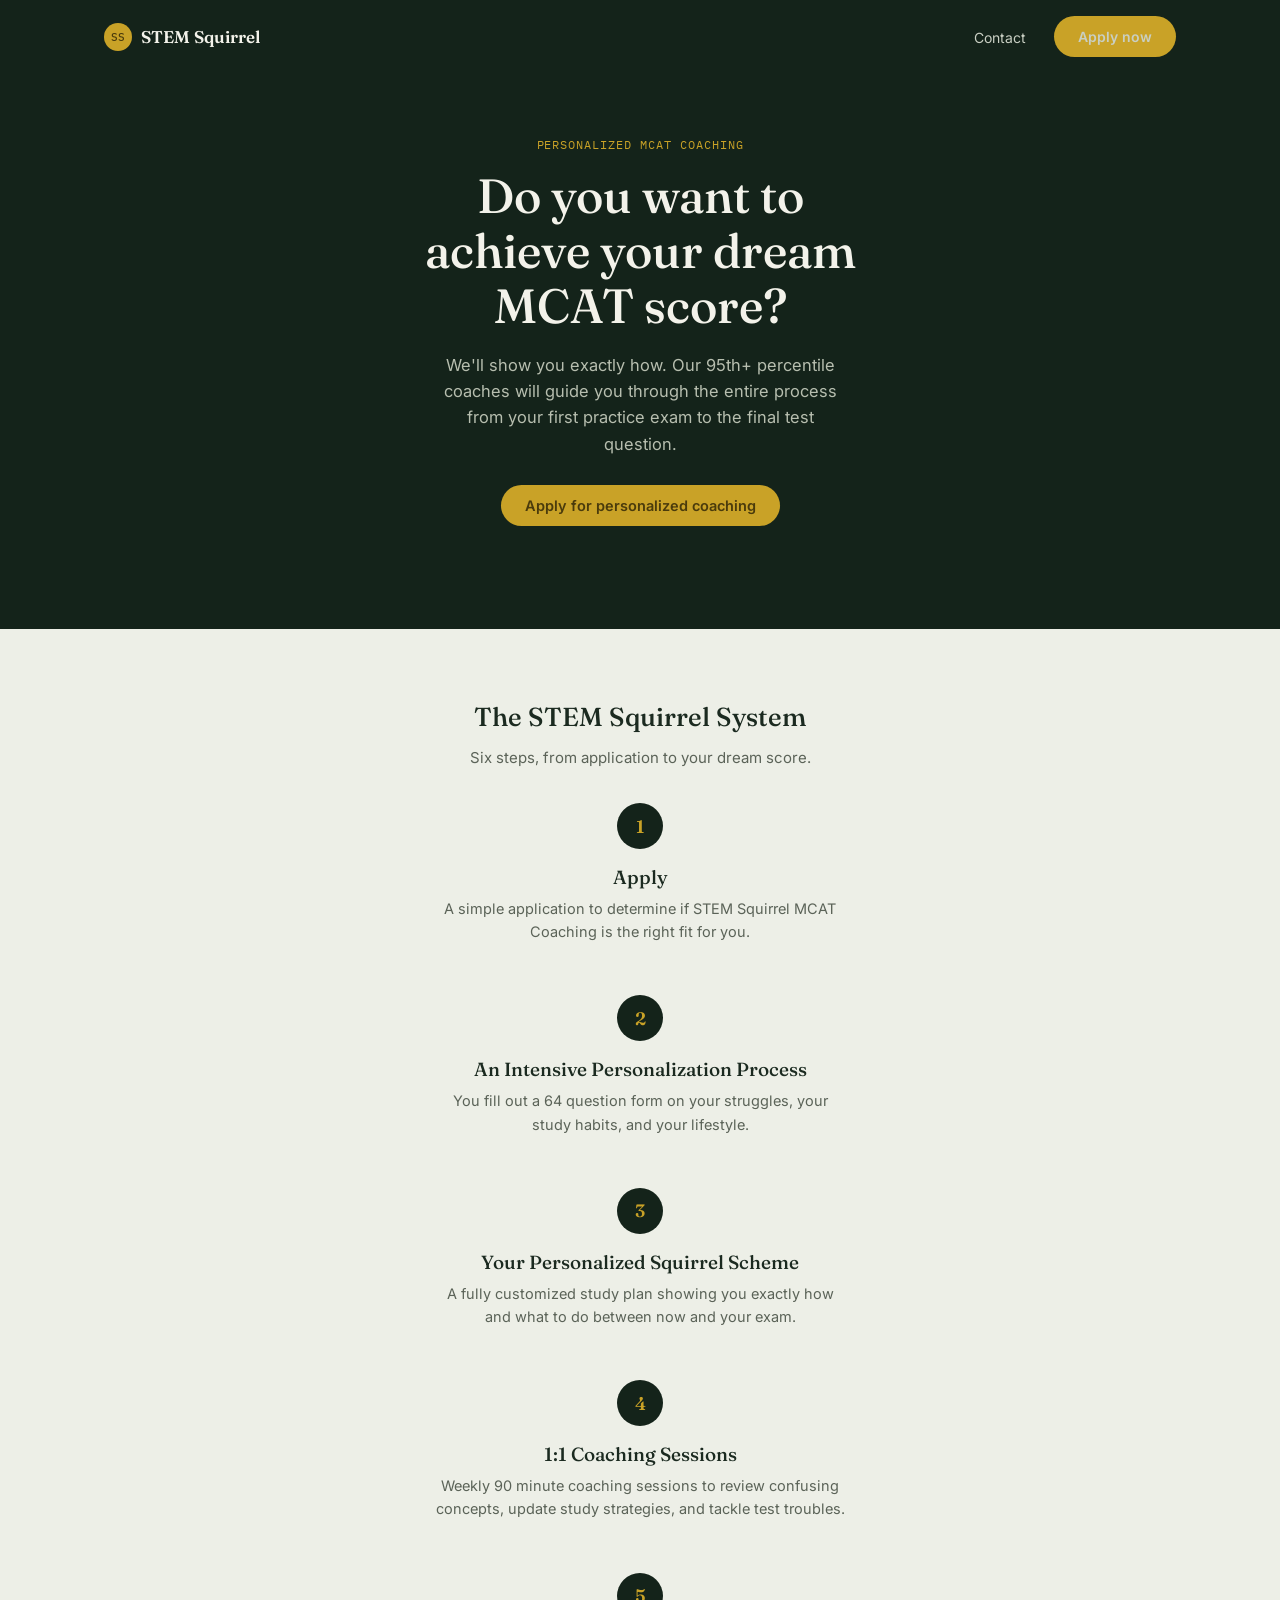
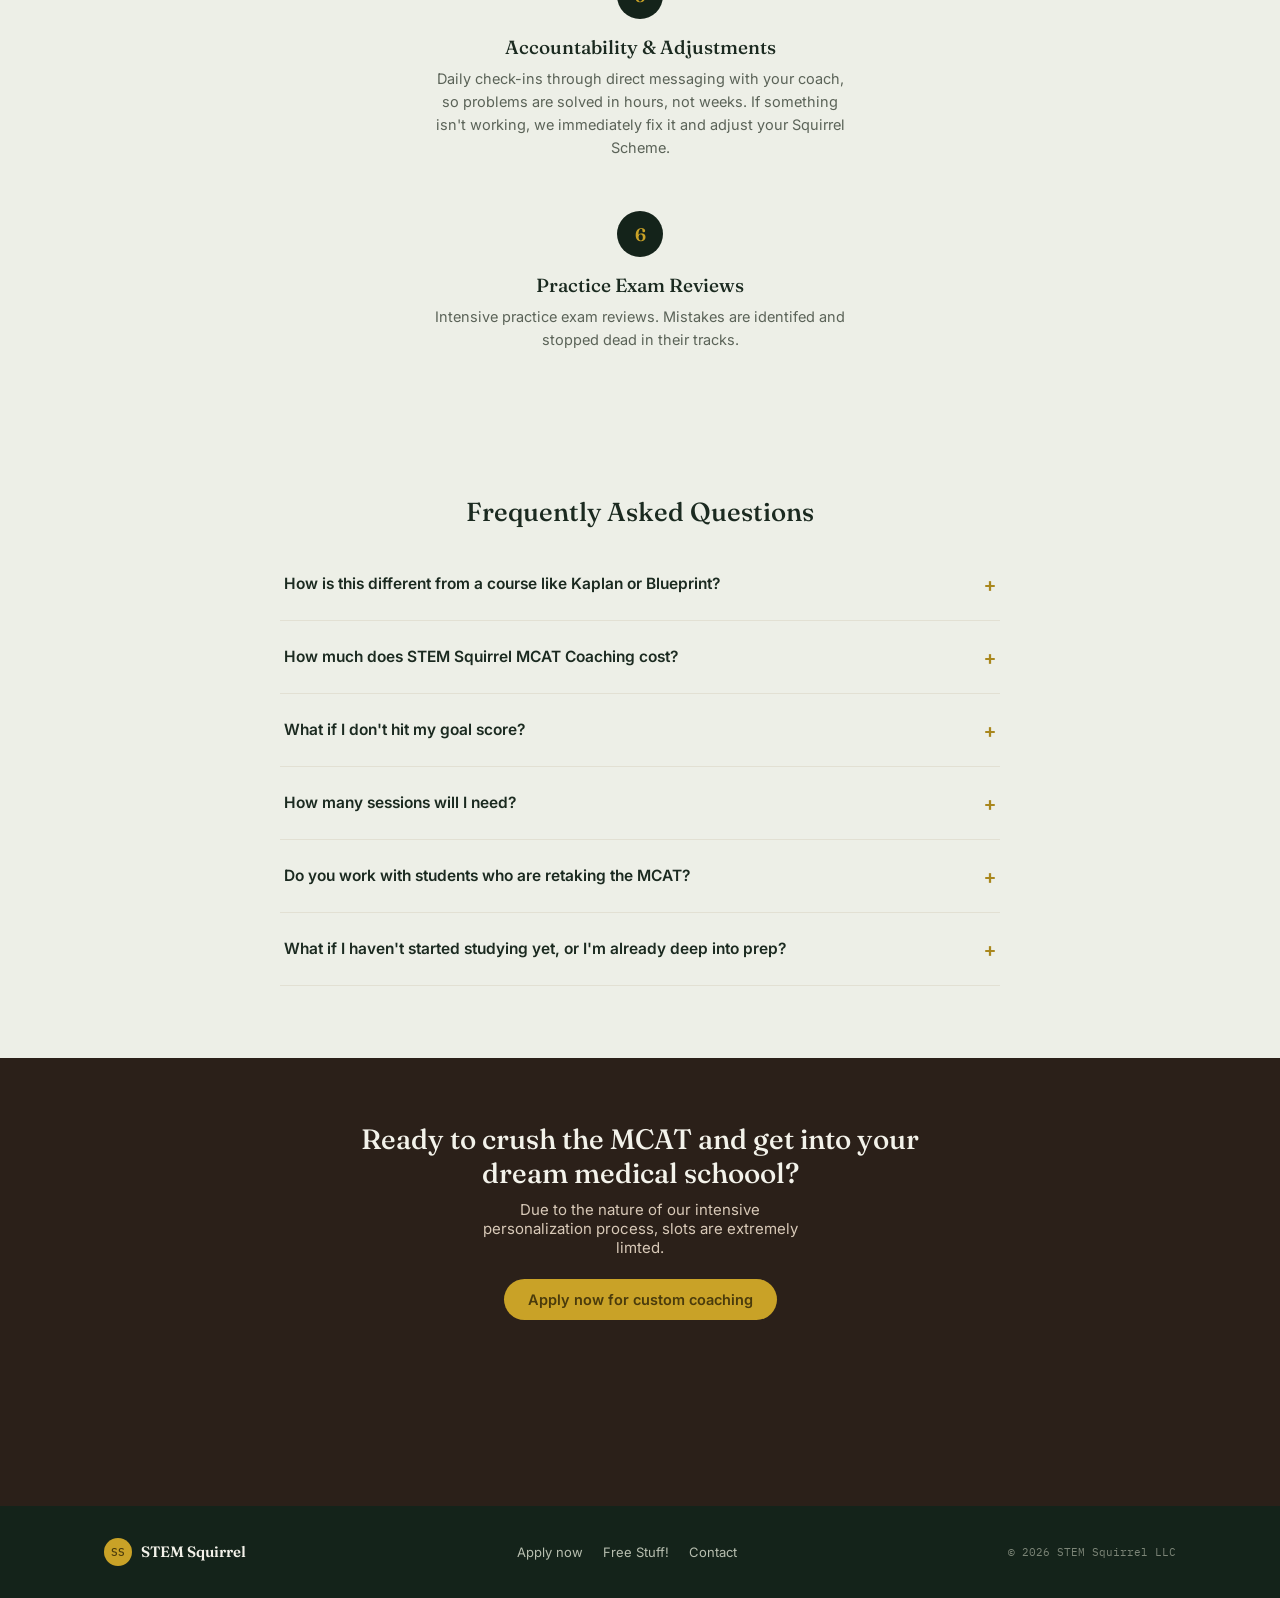
<file: index.html>
<!DOCTYPE html>
<html lang="en">
<head>
<meta charset="UTF-8">
<meta name="viewport" content="width=device-width, initial-scale=1.0">
<title>STEM Squirrel | Personalized MCAT Coaching</title>
<meta name="description" content="Fully Personalized MCAT Coaching tailored to your goals, needs and lifestyle">

<link rel="preconnect" href="https://fonts.googleapis.com">
<link rel="preconnect" href="https://fonts.gstatic.com" crossorigin>
<link href="https://fonts.googleapis.com/css2?family=Fraunces:opsz,wght@9..144,500;9..144,600&family=Inter:wght@400;500;600&family=IBM+Plex+Mono:wght@500&display=swap" rel="stylesheet">
<link rel="stylesheet" href="css/styles.css">
</head>
<body>

<header class="site-header">
  <div class="wrap">
    <a class="brand" href="index.html"><span class="brand-mark">SS</span>STEM Squirrel</a>
    <nav class="site-nav">
      <div class="nav-links">
        <a href="contact.html">Contact</a>
      </div>
      <a class="btn btn-gold" href="application.html">Apply now</a>
    </nav>
  </div>
</header>

<section class="hero centered">
  <div class="wrap">
    <div class="hero-copy">
      <div class="eyebrow">Personalized MCAT Coaching</div>
      <h1>Do you want to achieve your dream MCAT score?</h1>
      <p class="sub">We'll show you exactly how. Our 95th+ percentile coaches will guide you through the entire process from your first practice exam to the final test question.</p>
      <div class="hero-actions">
        <a class="btn btn-gold" href="application.html">Apply for personalized coaching</a>
      </div>
    </div>
  </div>
</section>

<section class="section-light system-section" id="how-it-works">
  <div class="wrap">
    <div class="section-head" style="margin: 0 auto 36px;">
      <h2>The STEM Squirrel System</h2>
      <p class="sub">Six steps, from application to your dream score.</p>
    </div>

    <div class="system-steps">
      <div class="system-step">
        <div class="step-num">1</div>
        <h3>Apply</h3>
        <p>A simple application to determine if STEM Squirrel MCAT Coaching is the right fit for you.</p>
      </div>
      <div class="system-step">
        <div class="step-num">2</div>
        <h3>An Intensive Personalization Process</h3>
        <p>You fill out a 64 question form on your struggles, your study habits, and your lifestyle.</p>
      </div>
      <div class="system-step">
        <div class="step-num">3</div>
        <h3>Your Personalized Squirrel Scheme</h3>
        <p>A fully customized study plan showing you exactly how and what to do between now and your exam.</p>
      </div>
      <div class="system-step">
        <div class="step-num">4</div>
        <h3>1:1 Coaching Sessions</h3>
        <p> Weekly 90 minute coaching sessions to review confusing concepts, update study strategies, and tackle test troubles. </p>
      </div>
      <div class="system-step">
        <div class="step-num">5</div>
        <h3>Accountability &amp; Adjustments</h3>
        <p>Daily check-ins through direct messaging with your coach, so problems are solved in hours, not weeks. If something isn't working, we immediately fix it and adjust your Squirrel Scheme.</p>
      </div>
      <div class="system-step">
        <div class="step-num">6</div>
        <h3>Practice Exam Reviews</h3>
        <p> Intensive practice exam reviews. Mistakes are identifed and stopped dead in their tracks.</p>
      </div>
    </div>
  </div>
</section>


<section class="section-light">
  <div class="wrap">
    <div class="section-head" style="margin: 0 auto 20px; text-align: center;">
      <h2>Frequently Asked Questions</h2>
    </div>
    <div class="faq-list">
      <details class="faq-item">
        <summary>How is this different from a course like Kaplan or Blueprint?</summary>
        <p class="faq-answer">Other test prep companies provide the same content and practice for every student. We customize your entire study plan and execute it right along side you. Additionally, we use a continuous improvement process to improve your learning as we work together. It's a custom program for your unique needs. </p>
      </details>
      <details class="faq-item">
        <summary>How much does STEM Squirrel MCAT Coaching cost?</summary>
        <p class="faq-answer">Pricing depends on your timeline and how much support you need. We'll go over exact numbers on your fit call after your application, once we understand your situation.</p>
      </details>
      <details class="faq-item">
        <summary>What if I don't hit my goal score?</summary>
        <p class="faq-answer">If you're unhappy with your results and would like a refund, you get one. No questions asked.</p>
      </details>
      <details class="faq-item">
        <summary>How many sessions will I need?</summary>
        <p class="faq-answer">It depends on your timeline and where you're starting from. We'll map out a realistic session cadence together after your diagnostic, based on your actual test date.</p>
      </details>
      <details class="faq-item">
        <summary>Do you work with students who are retaking the MCAT?</summary>
        <p class="faq-answer">Yes, retakes are common, and often benefit the most from coaching, since we can dig into exactly what went wrong last time instead of repeating the same approach.</p>
      </details>
      <details class="faq-item">
        <summary>What if I haven't started studying yet, or I'm already deep into prep?</summary>
        <p class="faq-answer">Either works. The plan is built from wherever you currently are — early in content review or already deep into practice — not from a fixed starting point.</p>
      </details>
    </div>
  </div>
</section>

<section class="cta-band centered">
  <div class="wrap">
    <div class="cta-copy">
      <h2>Ready to crush the MCAT and get into your dream medical schoool?</h2>
      <p>Due to the nature of our intensive personalization process, slots are extremely limted.</p>
      <div class="hero-actions">
        <a class="btn btn-gold" href="application.html">Apply now for custom coaching</a>
      </div>
    </div>
  </div>
</section>

<footer class="site-footer">
  <div class="wrap">
    <a class="brand" href="index.html"><span class="brand-mark">SS</span>STEM Squirrel</a>
    <div class="footer-links">
      <a href="application.html">Apply now</a>
      <a href="join-list.html">Free Stuff!</a>
      <a href="contact.html">Contact</a>
    </div>
    <div class="footer-fine">© 2026 STEM Squirrel LLC</div>
  </div>
</footer>

<script src="js/main.js"></script>
</body>
</html>
</file>
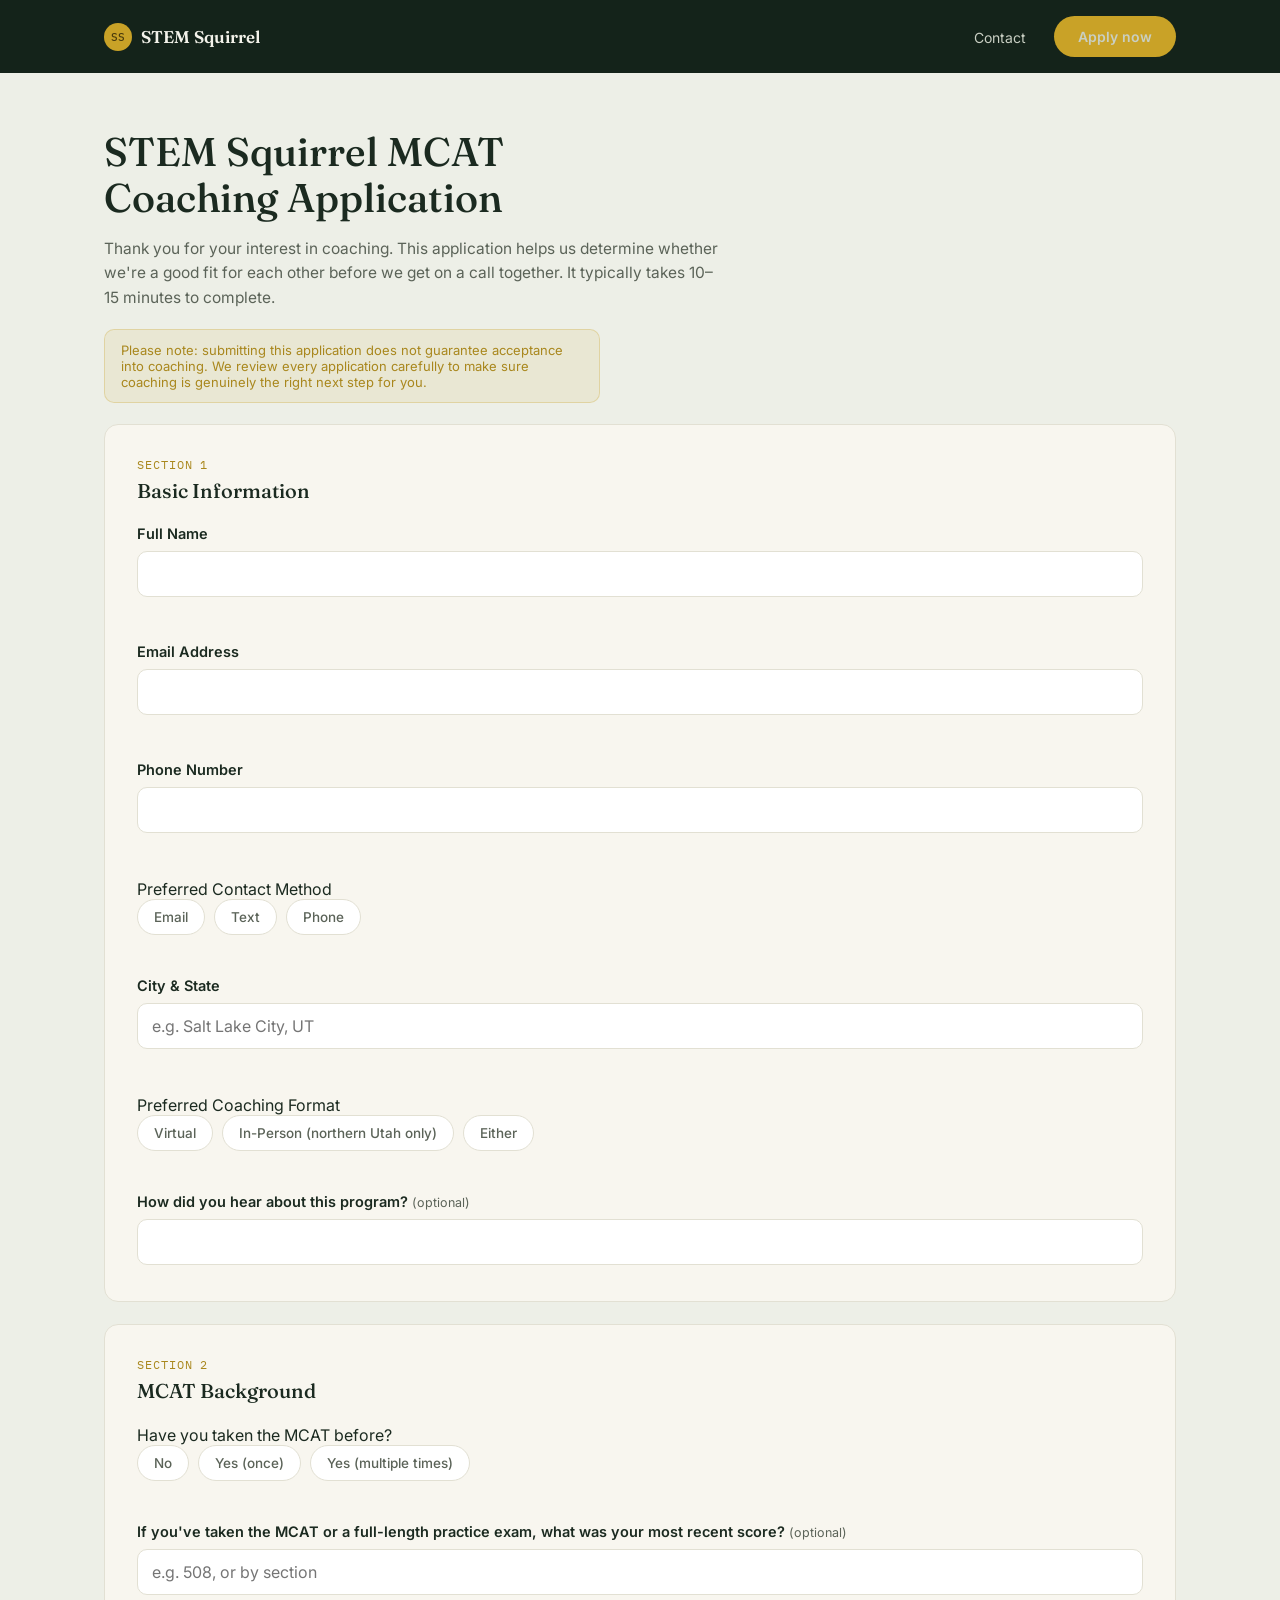
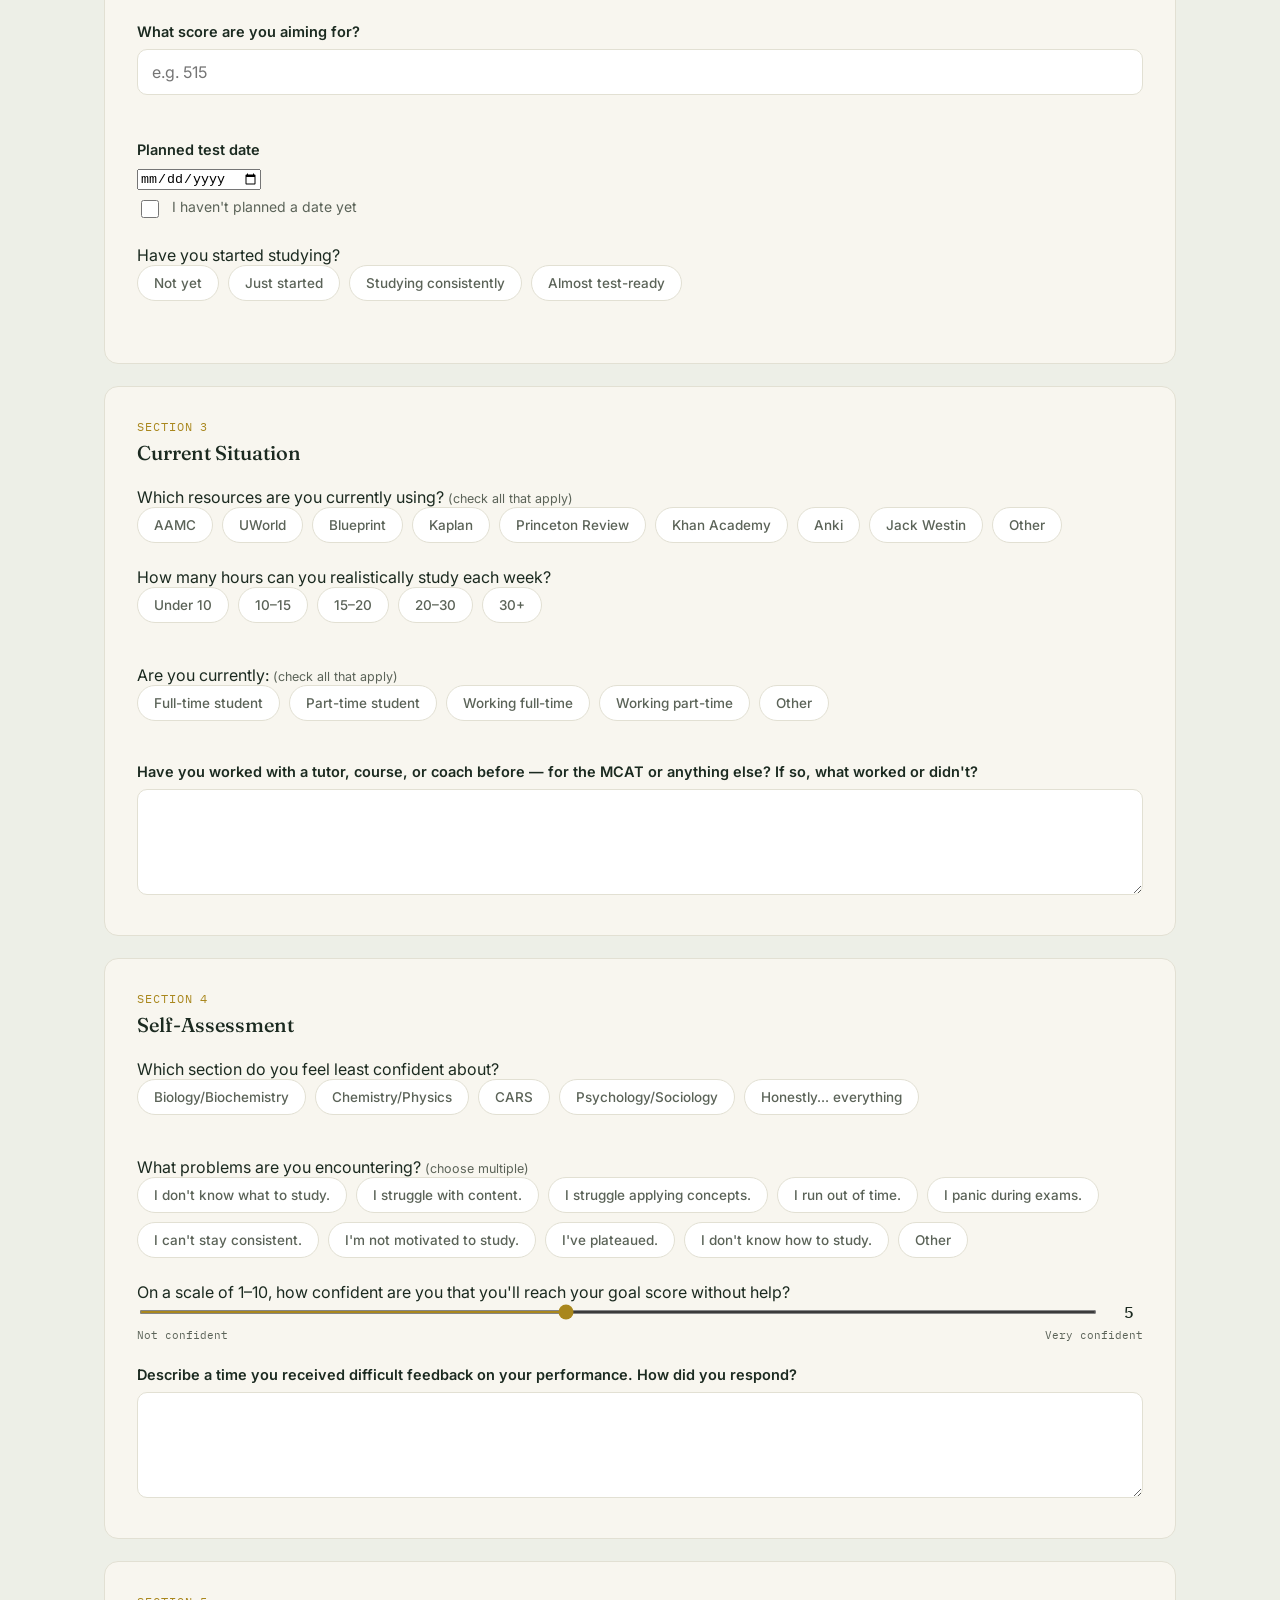
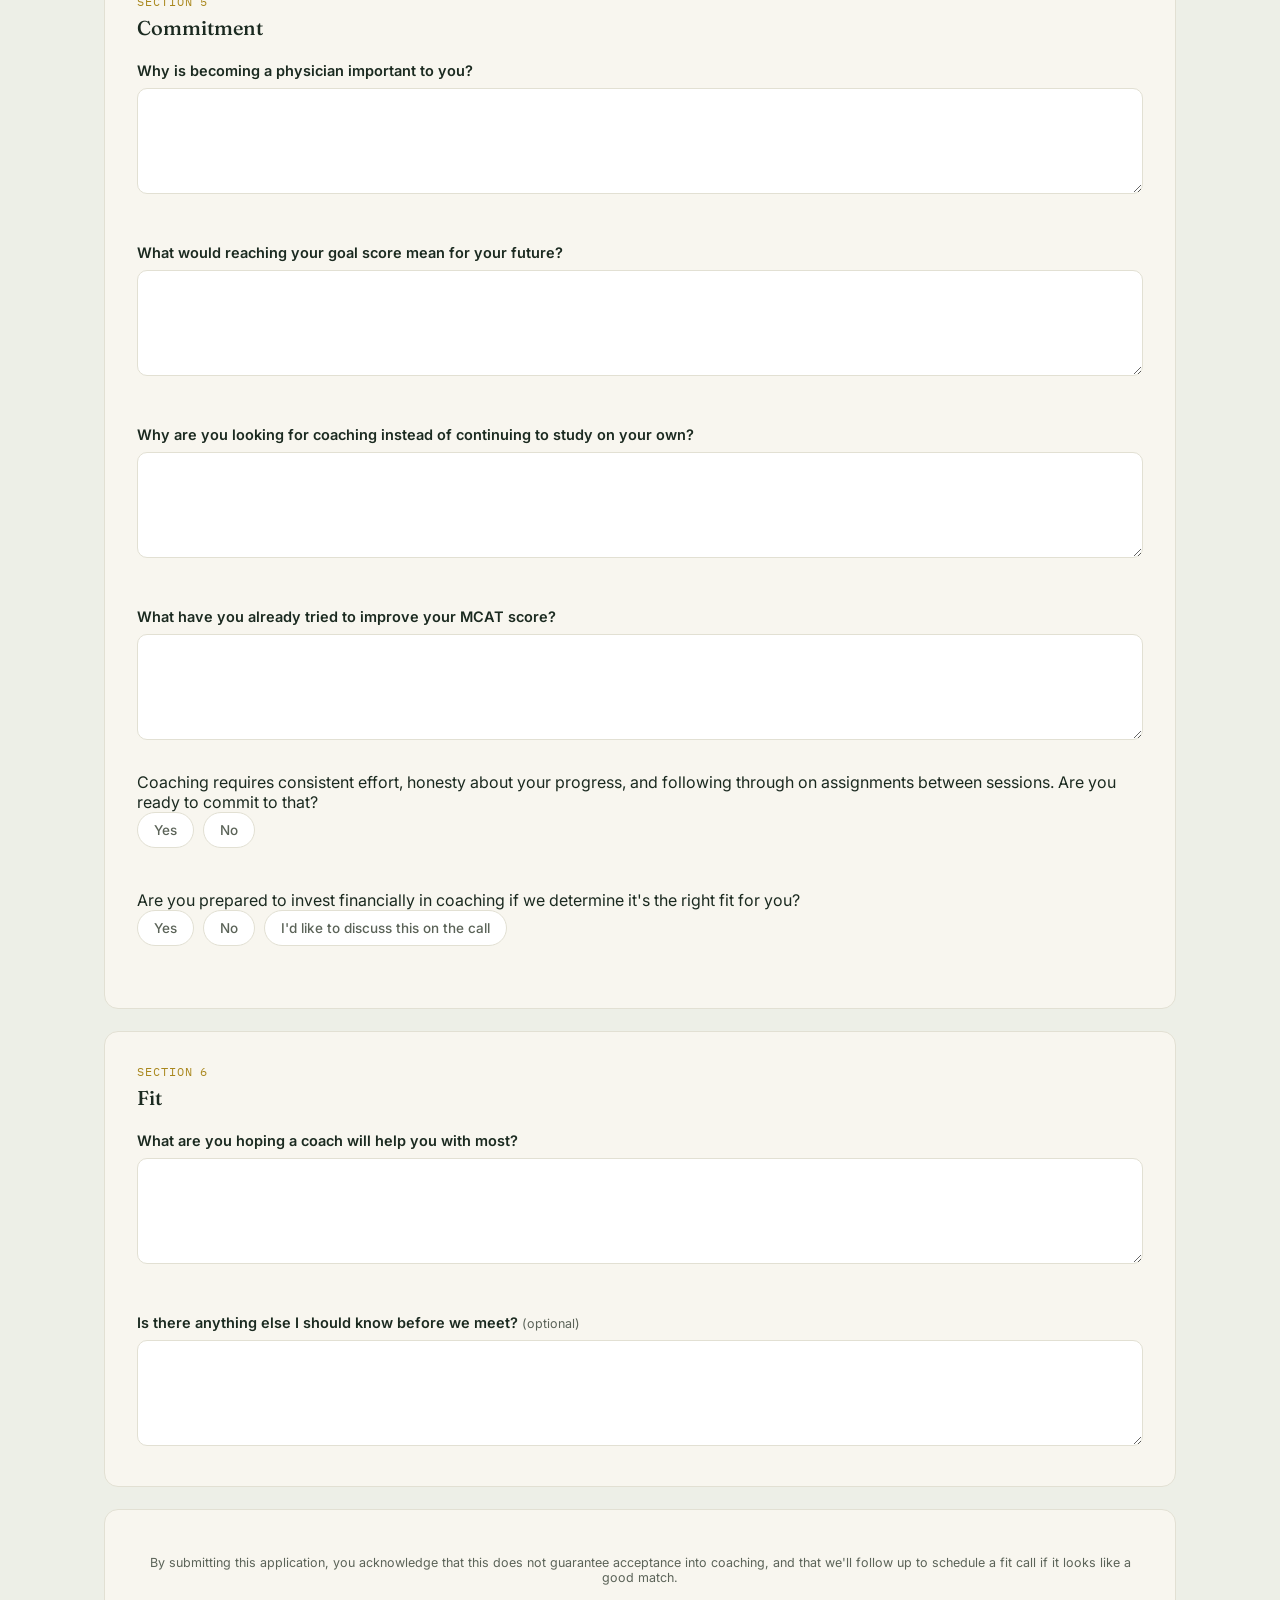
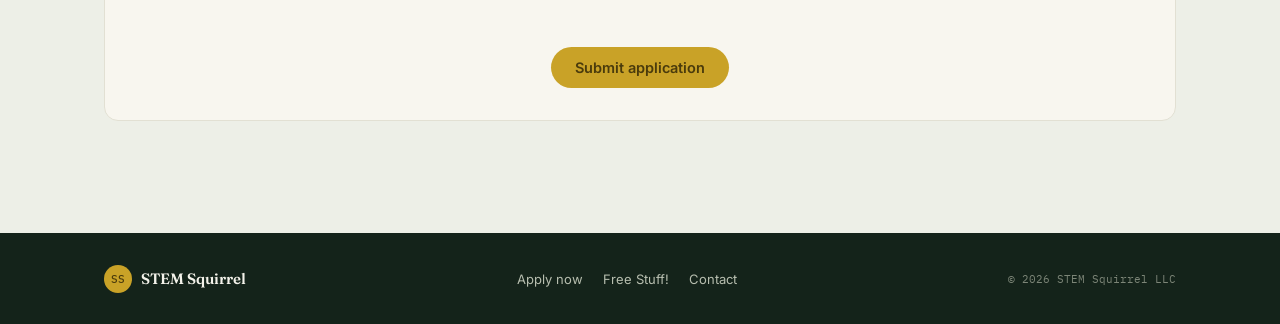
<file: application.html>
<!DOCTYPE html>
<html lang="en">
<head>
<meta charset="UTF-8">
<meta name="viewport" content="width=device-width, initial-scale=1.0">
<title>Apply for Coaching | STEM Squirrel MCAT</title>
<meta name="description" content="Apply for 1:1 MCAT coaching with STEM Squirrel. Takes 10-15 minutes.">

<link rel="preconnect" href="https://fonts.googleapis.com">
<link rel="preconnect" href="https://fonts.gstatic.com" crossorigin>
<link href="https://fonts.googleapis.com/css2?family=Fraunces:opsz,wght@9..144,500;9..144,600&family=Inter:wght@400;500;600&family=IBM+Plex+Mono:wght@500&display=swap" rel="stylesheet">
<link rel="stylesheet" href="css/styles.css">
<script src="https://challenges.cloudflare.com/turnstile/v0/api.js" async defer></script>
</head>
<body>

<header class="site-header">
  <div class="wrap">
    <a class="brand" href="index.html"><span class="brand-mark">SS</span>STEM Squirrel</a>
    <nav class="site-nav">
      <div class="nav-links">
        <a href="contact.html">Contact</a>
      </div>
      <a class="btn btn-gold" href="application.html">Apply now</a>
    </nav>
  </div>
</header>

<main class="wrap">
  <section class="app-intro">
    <h1>STEM Squirrel MCAT Coaching Application</h1>
    <p class="sub">Thank you for your interest in coaching. This application helps us determine whether we're a good fit for each other before we get on a call together. It typically takes 10–15 minutes to complete.</p>
    <p class="disclaimer">Please note: submitting this application does not guarantee acceptance into coaching. We review every application carefully to make sure coaching is genuinely the right next step for you.</p>
  </section>

  <div class="app-error-banner" id="app-error-banner"></div>

  <form class="app-form" id="app-form" novalidate>

    <!-- Section 1: Basic Information -->
    <section class="app-section">
      <div class="app-section-head">
        <div class="app-section-num">Section 1</div>
        <h2>Basic Information</h2>
      </div>

      <div class="q">
        <label class="q-label" for="full-name">Full Name</label>
        <input type="text" id="full-name" name="fullName" required>
        <div class="error-msg" data-error-for="full-name"></div>
      </div>

      <div class="q">
        <label class="q-label" for="email">Email Address</label>
        <input type="email" id="email" name="email" required>
        <div class="error-msg" data-error-for="email"></div>
      </div>

      <div class="q">
        <label class="q-label" for="phone">Phone Number</label>
        <input type="tel" id="phone" name="phone" required>
        <div class="error-msg" data-error-for="phone"></div>
      </div>

      <div class="q">
        <div class="q-label">Preferred Contact Method</div>
        <div class="chip-grid" data-key="contactMethod" data-required="true">
          <button type="button" class="chip" data-value="Email">Email</button>
          <button type="button" class="chip" data-value="Text">Text</button>
          <button type="button" class="chip" data-value="Phone">Phone</button>
        </div>
        <div class="error-msg" data-error-for="contactMethod"></div>
      </div>

      <div class="q">
        <label class="q-label" for="city-state">City &amp; State</label>
        <input type="text" id="city-state" name="cityState" placeholder="e.g. Salt Lake City, UT" required>
        <div class="error-msg" data-error-for="city-state"></div>
      </div>

      <div class="q">
        <div class="q-label">Preferred Coaching Format</div>
        <div class="chip-grid" data-key="coachingFormat" data-required="true">
          <button type="button" class="chip" data-value="Virtual">Virtual</button>
          <button type="button" class="chip" data-value="In-Person">In-Person (northern Utah only)</button>
          <button type="button" class="chip" data-value="Either">Either</button>
        </div>
        <div class="error-msg" data-error-for="coachingFormat"></div>
      </div>

      <div class="q" style="margin-bottom:0;">
        <label class="q-label" for="referral">How did you hear about this program? <span class="q-optional">(optional)</span></label>
        <input type="text" id="referral" name="referral">
      </div>
    </section>

    <!-- Section 2: MCAT Background -->
    <section class="app-section">
      <div class="app-section-head">
        <div class="app-section-num">Section 2</div>
        <h2>MCAT Background</h2>
      </div>

      <div class="q">
        <div class="q-label">Have you taken the MCAT before?</div>
        <div class="chip-grid" data-key="takenBefore" data-required="true">
          <button type="button" class="chip" data-value="No">No</button>
          <button type="button" class="chip" data-value="Yes (once)">Yes (once)</button>
          <button type="button" class="chip" data-value="Yes (multiple times)">Yes (multiple times)</button>
        </div>
        <div class="error-msg" data-error-for="takenBefore"></div>
      </div>

      <div class="q">
        <label class="q-label" for="recent-score">If you've taken the MCAT or a full-length practice exam, what was your most recent score? <span class="q-optional">(optional)</span></label>
        <input type="text" id="recent-score" name="recentScore" placeholder="e.g. 508, or by section">
      </div>

      <div class="q">
        <label class="q-label" for="goal-score">What score are you aiming for?</label>
        <input type="text" id="goal-score" name="goalScore" placeholder="e.g. 515" required>
        <div class="error-msg" data-error-for="goal-score"></div>
      </div>

      <div class="q">
        <label class="q-label" for="test-date">Planned test date</label>
        <input type="date" id="test-date" name="testDate">
        <label class="checkbox-row" for="no-test-date" style="margin-top:8px;">
          <input type="checkbox" id="no-test-date" name="noTestDate">
          <span>I haven't planned a date yet</span>
        </label>
      </div>

      <div class="q" style="margin-bottom:0;">
        <div class="q-label">Have you started studying?</div>
        <div class="chip-grid" data-key="studyStatus" data-required="true">
          <button type="button" class="chip" data-value="Not yet">Not yet</button>
          <button type="button" class="chip" data-value="Just started">Just started</button>
          <button type="button" class="chip" data-value="Studying consistently">Studying consistently</button>
          <button type="button" class="chip" data-value="Almost test-ready">Almost test-ready</button>
        </div>
        <div class="error-msg" data-error-for="studyStatus"></div>
      </div>
    </section>

    <!-- Section 3: Current Situation -->
    <section class="app-section">
      <div class="app-section-head">
        <div class="app-section-num">Section 3</div>
        <h2>Current Situation</h2>
      </div>

      <div class="q">
        <div class="q-label">Which resources are you currently using? <span class="q-optional">(check all that apply)</span></div>
        <div class="chip-grid" data-key="resources" data-multi="true">
          <button type="button" class="chip chip-multi" data-value="AAMC">AAMC</button>
          <button type="button" class="chip chip-multi" data-value="UWorld">UWorld</button>
          <button type="button" class="chip chip-multi" data-value="Blueprint">Blueprint</button>
          <button type="button" class="chip chip-multi" data-value="Kaplan">Kaplan</button>
          <button type="button" class="chip chip-multi" data-value="Princeton Review">Princeton Review</button>
          <button type="button" class="chip chip-multi" data-value="Khan Academy">Khan Academy</button>
          <button type="button" class="chip chip-multi" data-value="Anki">Anki</button>
          <button type="button" class="chip chip-multi" data-value="Jack Westin">Jack Westin</button>
          <button type="button" class="chip chip-multi" data-value="Other" data-other-toggle="true">Other</button>
        </div>
        <div class="other-reveal" data-other-for="resources">
          <input type="text" id="resources-other" placeholder="Please specify">
        </div>
      </div>

      <div class="q">
        <div class="q-label">How many hours can you realistically study each week?</div>
        <div class="chip-grid" data-key="studyHours" data-required="true">
          <button type="button" class="chip" data-value="Under 10">Under 10</button>
          <button type="button" class="chip" data-value="10-15">10–15</button>
          <button type="button" class="chip" data-value="15-20">15–20</button>
          <button type="button" class="chip" data-value="20-30">20–30</button>
          <button type="button" class="chip" data-value="30+">30+</button>
        </div>
        <div class="error-msg" data-error-for="studyHours"></div>
      </div>

      <div class="q">
        <div class="q-label">Are you currently: <span class="q-optional">(check all that apply)</span></div>
        <div class="chip-grid" data-key="currentStatus" data-multi="true">
          <button type="button" class="chip chip-multi" data-value="Full-time student">Full-time student</button>
          <button type="button" class="chip chip-multi" data-value="Part-time student">Part-time student</button>
          <button type="button" class="chip chip-multi" data-value="Working full-time">Working full-time</button>
          <button type="button" class="chip chip-multi" data-value="Working part-time">Working part-time</button>
          <button type="button" class="chip chip-multi" data-value="Other" data-other-toggle="true">Other</button>
        </div>
        <div class="other-reveal" data-other-for="currentStatus">
          <input type="text" id="currentStatus-other" placeholder="Please specify">
        </div>
        <div class="error-msg" data-error-for="currentStatus"></div>
      </div>

      <div class="q" style="margin-bottom:0;">
        <label class="q-label" for="prior-help">Have you worked with a tutor, course, or coach before — for the MCAT or anything else? If so, what worked or didn't?</label>
        <textarea id="prior-help" name="priorHelp" rows="4"></textarea>
      </div>
    </section>

    <!-- Section 4: Self-Assessment -->
    <section class="app-section">
      <div class="app-section-head">
        <div class="app-section-num">Section 4</div>
        <h2>Self-Assessment</h2>
      </div>

      <div class="q">
        <div class="q-label">Which section do you feel least confident about?</div>
        <div class="chip-grid" data-key="weakestSection" data-required="true">
          <button type="button" class="chip" data-value="Biology/Biochemistry">Biology/Biochemistry</button>
          <button type="button" class="chip" data-value="Chemistry/Physics">Chemistry/Physics</button>
          <button type="button" class="chip" data-value="CARS">CARS</button>
          <button type="button" class="chip" data-value="Psychology/Sociology">Psychology/Sociology</button>
          <button type="button" class="chip" data-value="Honestly... everything">Honestly... everything</button>
        </div>
        <div class="error-msg" data-error-for="weakestSection"></div>
      </div>

      <div class="q">
        <div class="q-label">What problems are you encountering? <span class="q-optional">(choose multiple)</span></div>
        <div class="chip-grid" data-key="problems" data-multi="true" id="problems-grid">
          <button type="button" class="chip chip-multi" data-value="I don't know what to study.">I don't know what to study.</button>
          <button type="button" class="chip chip-multi" data-value="I struggle with content.">I struggle with content.</button>
          <button type="button" class="chip chip-multi" data-value="I struggle applying concepts.">I struggle applying concepts.</button>
          <button type="button" class="chip chip-multi" data-value="I run out of time.">I run out of time.</button>
          <button type="button" class="chip chip-multi" data-value="I panic during exams.">I panic during exams.</button>
          <button type="button" class="chip chip-multi" data-value="I can't stay consistent.">I can't stay consistent.</button>
          <button type="button" class="chip chip-multi" data-value="I'm not motivated to study.">I'm not motivated to study.</button>
          <button type="button" class="chip chip-multi" data-value="I've plateaued.">I've plateaued.</button>
          <button type="button" class="chip chip-multi" data-value="I don't know how to study.">I don't know how to study.</button>
          <button type="button" class="chip chip-multi" data-value="Other" data-other-toggle="true">Other</button>
        </div>
        <div class="other-reveal" data-other-for="problems">
          <input type="text" id="problems-other" placeholder="Please specify">
        </div>

        <div class="sub-reveal" id="reveal-consistency">
          <label class="q-label" for="consistency-detail">What do you feel like is preventing you from being consistent?</label>
          <textarea id="consistency-detail" name="consistencyDetail" rows="3"></textarea>
        </div>

        <div class="sub-reveal" id="reveal-motivation">
          <label class="q-label" for="motivation-detail">What is harming your motivation?</label>
          <textarea id="motivation-detail" name="motivationDetail" rows="3"></textarea>
        </div>
      </div>

      <div class="q">
        <div class="q-label">On a scale of 1–10, how confident are you that you'll reach your goal score without help?</div>
        <div class="slider-row">
          <input type="range" id="confidence-slider" min="1" max="10" value="5">
          <span class="slider-val" id="confidence-val">5</span>
        </div>
        <div class="slider-labels"><span>Not confident</span><span>Very confident</span></div>
      </div>

      <div class="q" style="margin-bottom:0;">
        <label class="q-label" for="feedback-story">Describe a time you received difficult feedback on your performance. How did you respond?</label>
        <textarea id="feedback-story" name="feedbackStory" rows="4"></textarea>
      </div>
    </section>

    <!-- Section 5: Commitment -->
    <section class="app-section">
      <div class="app-section-head">
        <div class="app-section-num">Section 5</div>
        <h2>Commitment</h2>
      </div>

      <div class="q">
        <label class="q-label" for="why-physician">Why is becoming a physician important to you?</label>
        <textarea id="why-physician" name="whyPhysician" rows="4" required></textarea>
        <div class="error-msg" data-error-for="why-physician"></div>
      </div>

      <div class="q">
        <label class="q-label" for="goal-meaning">What would reaching your goal score mean for your future?</label>
        <textarea id="goal-meaning" name="goalMeaning" rows="4" required></textarea>
        <div class="error-msg" data-error-for="goal-meaning"></div>
      </div>

      <div class="q">
        <label class="q-label" for="why-coaching">Why are you looking for coaching instead of continuing to study on your own?</label>
        <textarea id="why-coaching" name="whyCoaching" rows="4" required></textarea>
        <div class="error-msg" data-error-for="why-coaching"></div>
      </div>

      <div class="q">
        <label class="q-label" for="already-tried">What have you already tried to improve your MCAT score?</label>
        <textarea id="already-tried" name="alreadyTried" rows="4"></textarea>
      </div>

      <div class="q">
        <div class="q-label">Coaching requires consistent effort, honesty about your progress, and following through on assignments between sessions. Are you ready to commit to that?</div>
        <div class="chip-grid" data-key="readyCommit" data-required="true">
          <button type="button" class="chip" data-value="Yes">Yes</button>
          <button type="button" class="chip" data-value="No">No</button>
        </div>
        <div class="error-msg" data-error-for="readyCommit"></div>
      </div>

      <div class="q" style="margin-bottom:0;">
        <div class="q-label">Are you prepared to invest financially in coaching if we determine it's the right fit for you?</div>
        <div class="chip-grid" data-key="financiallyReady" data-required="true">
          <button type="button" class="chip" data-value="Yes">Yes</button>
          <button type="button" class="chip" data-value="No">No</button>
          <button type="button" class="chip" data-value="I'd like to discuss this on the call">I'd like to discuss this on the call</button>
        </div>
        <div class="error-msg" data-error-for="financiallyReady"></div>
      </div>
    </section>

    <!-- Section 6: Fit -->
    <section class="app-section">
      <div class="app-section-head">
        <div class="app-section-num">Section 6</div>
        <h2>Fit</h2>
      </div>

      <div class="q">
        <label class="q-label" for="hoping-for">What are you hoping a coach will help you with most?</label>
        <textarea id="hoping-for" name="hopingFor" rows="4" required></textarea>
        <div class="error-msg" data-error-for="hoping-for"></div>
      </div>

      <div class="q" style="margin-bottom:0;">
        <label class="q-label" for="anything-else">Is there anything else I should know before we meet? <span class="q-optional">(optional)</span></label>
        <textarea id="anything-else" name="anythingElse" rows="4"></textarea>
      </div>
    </section>

    <div class="app-section" style="text-align:center;">
      <p class="app-submit-note" style="margin-bottom:18px;">By submitting this application, you acknowledge that this does not guarantee acceptance into coaching, and that we'll follow up to schedule a fit call if it looks like a good match.</p>
      <div style="display:flex;justify-content:center;margin-bottom:18px;">
        <!--
          Cloudflare Turnstile — replace YOUR_SITE_KEY with the site key from
          your Turnstile widget (Cloudflare dashboard → Turnstile → Add site).
          Use a "Managed" widget for the least-friction experience.
        -->
        <div class="cf-turnstile" data-sitekey="0x4AAAAAAD4lcQGNbFQsMwCk" data-theme="light"></div>
      </div>
      <div class="error-msg" data-error-for="captcha" style="text-align:center;margin-bottom:8px;"></div>
      <div class="app-submit-row" style="justify-content:center;">
        <button type="submit" class="btn btn-gold" id="app-submit-btn">Submit application</button>
      </div>
    </div>
  </form>

  <div class="app-success" id="app-success">
    <div class="check">
      <svg width="26" height="26" viewBox="0 0 24 24" fill="none" stroke="currentColor" stroke-width="2"><path d="M20 6L9 17l-5-5"/></svg>
    </div>
    <h2>Application received.</h2>
    <p>Thanks for taking the time to answer thoughtfully. We review every application carefully — if it looks like a good fit, we'll follow up to schedule a call.</p>
  </div>
</main>

<footer class="site-footer">
  <div class="wrap">
    <a class="brand" href="index.html"><span class="brand-mark">SS</span>STEM Squirrel</a>
    <div class="footer-links">
      <a href="application.html">Apply now</a>
      <a href="join-list.html">Free Stuff!</a>
      <a href="contact.html">Contact</a>
    </div>
    <div class="footer-fine">© 2026 STEM Squirrel LLC</div>
  </div>
</footer>

<script src="js/application.js"></script>
</body>
</html>
</file>
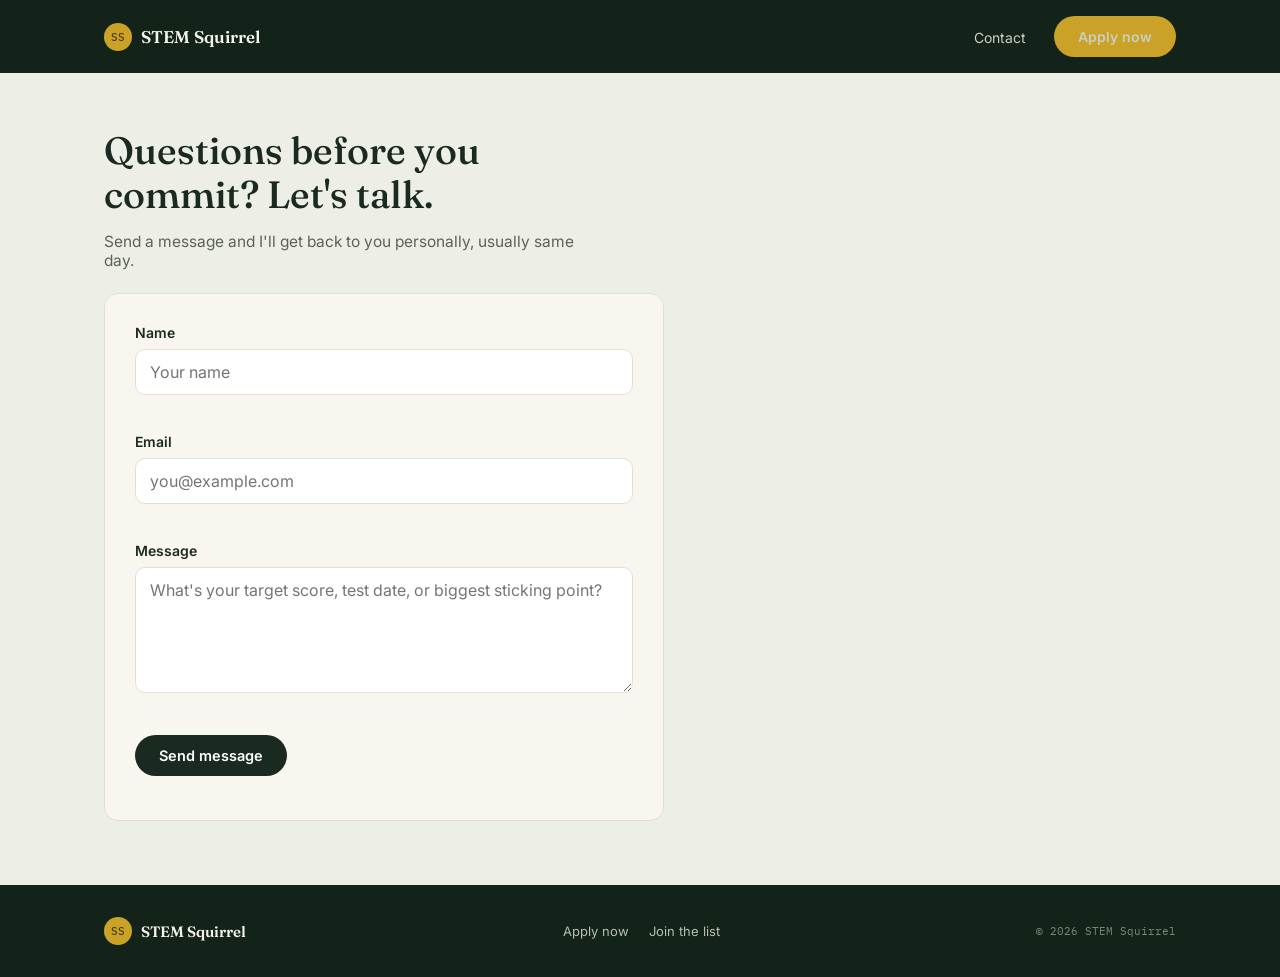
<file: contact.html>
<!DOCTYPE html>
<html lang="en">
<head>
<meta charset="UTF-8">
<meta name="viewport" content="width=device-width, initial-scale=1.0">
<title>Contact | STEM Squirrel MCAT Tutoring</title>
<meta name="description" content="Get in touch about 1:1 MCAT tutoring.">

<link rel="preconnect" href="https://fonts.googleapis.com">
<link rel="preconnect" href="https://fonts.gstatic.com" crossorigin>
<link href="https://fonts.googleapis.com/css2?family=Fraunces:opsz,wght@9..144,500;9..144,600&family=Inter:wght@400;500;600&family=IBM+Plex+Mono:wght@500&display=swap" rel="stylesheet">
<link rel="stylesheet" href="css/styles.css">
</head>
<body>

<header class="site-header">
  <div class="wrap">
    <a class="brand" href="index.html"><span class="brand-mark">SS</span>STEM Squirrel</a>
    <nav class="site-nav">
      <div class="nav-links">
        <a href="contact.html">Contact</a>
      </div>
      <a class="btn btn-gold" href="application.html">Apply now</a>
    </nav>
  </div>
</header>

<main class="wrap">
  <section class="contact-hero">
    <h1>Questions before you commit? Let's talk.</h1>
    <p class="sub">Send a message and I'll get back to you personally, usually same day.</p>
  </section>

  <div class="app-error-banner" id="contact-error-banner"></div>

  <form class="contact-form" id="contact-form" novalidate>
    <div class="field">
      <label for="name">Name</label>
      <input type="text" id="name" name="name" placeholder="Your name" required>
      <div class="error-msg" data-error-for="name"></div>
    </div>
    <div class="field">
      <label for="email">Email</label>
      <input type="email" id="email" name="email" placeholder="you@example.com" required>
      <div class="error-msg" data-error-for="email"></div>
    </div>
    <div class="field">
      <label for="message">Message</label>
      <textarea id="message" name="message" rows="5" placeholder="What's your target score, test date, or biggest sticking point?" required></textarea>
      <div class="error-msg" data-error-for="message"></div>
    </div>
    <button type="submit" class="btn btn-dark" id="contact-submit-btn">Send message</button>
    <p class="contact-form-note" id="contact-form-note"></p>
  </form>

  <div class="app-success" id="contact-success">
    <div class="check">
      <svg width="26" height="26" viewBox="0 0 24 24" fill="none" stroke="currentColor" stroke-width="2"><path d="M20 6L9 17l-5-5"/></svg>
    </div>
    <h2>Message sent.</h2>
    <p>Thanks for reaching out — I'll get back to you personally, usually same day.</p>
  </div>
</main>

<footer class="site-footer">
  <div class="wrap">
    <a class="brand" href="index.html"><span class="brand-mark">SS</span>STEM Squirrel</a>
    <div class="footer-links">
      <a href="application.html">Apply now</a>
      <a href="join-list.html">Join the list</a>
    </div>
    <div class="footer-fine">© 2026 STEM Squirrel</div>
  </div>
</footer>

<script src="js/main.js"></script>
<script src="js/contact.js"></script>
</body>
</html>
</file>
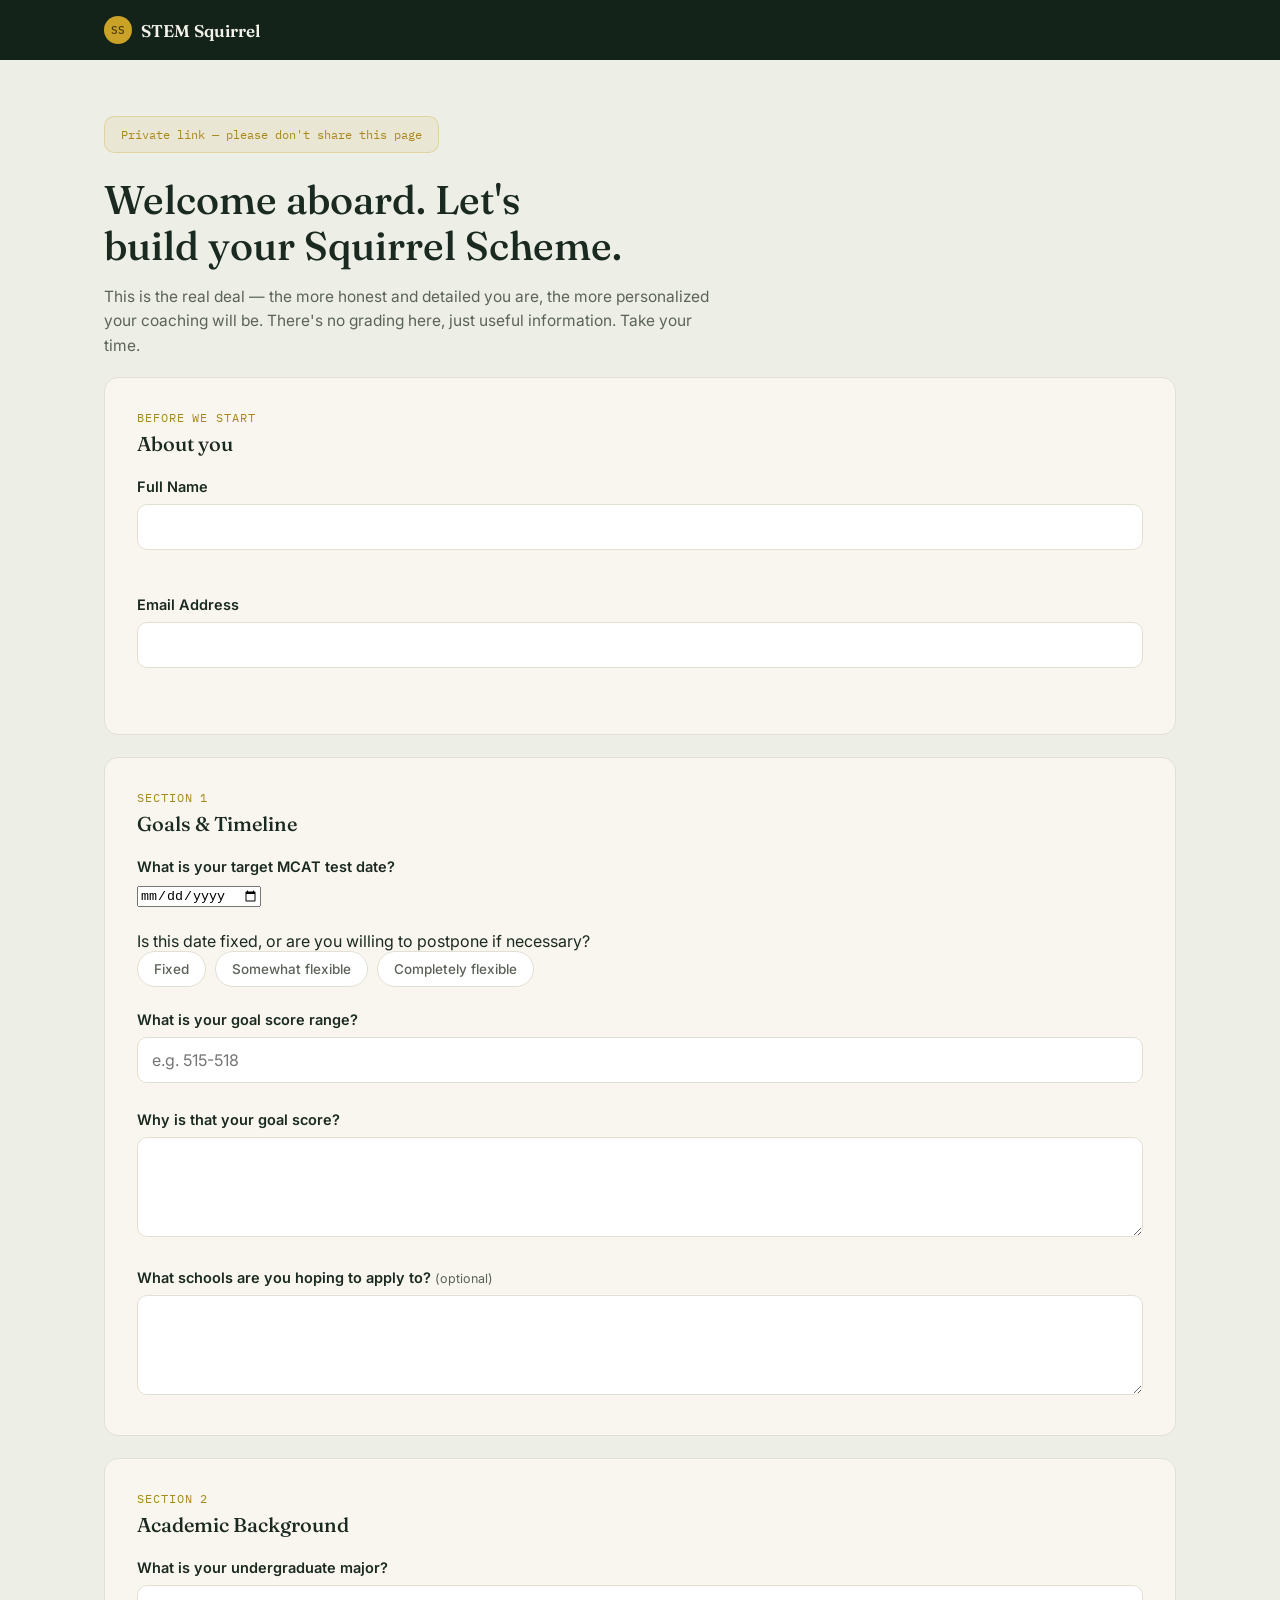
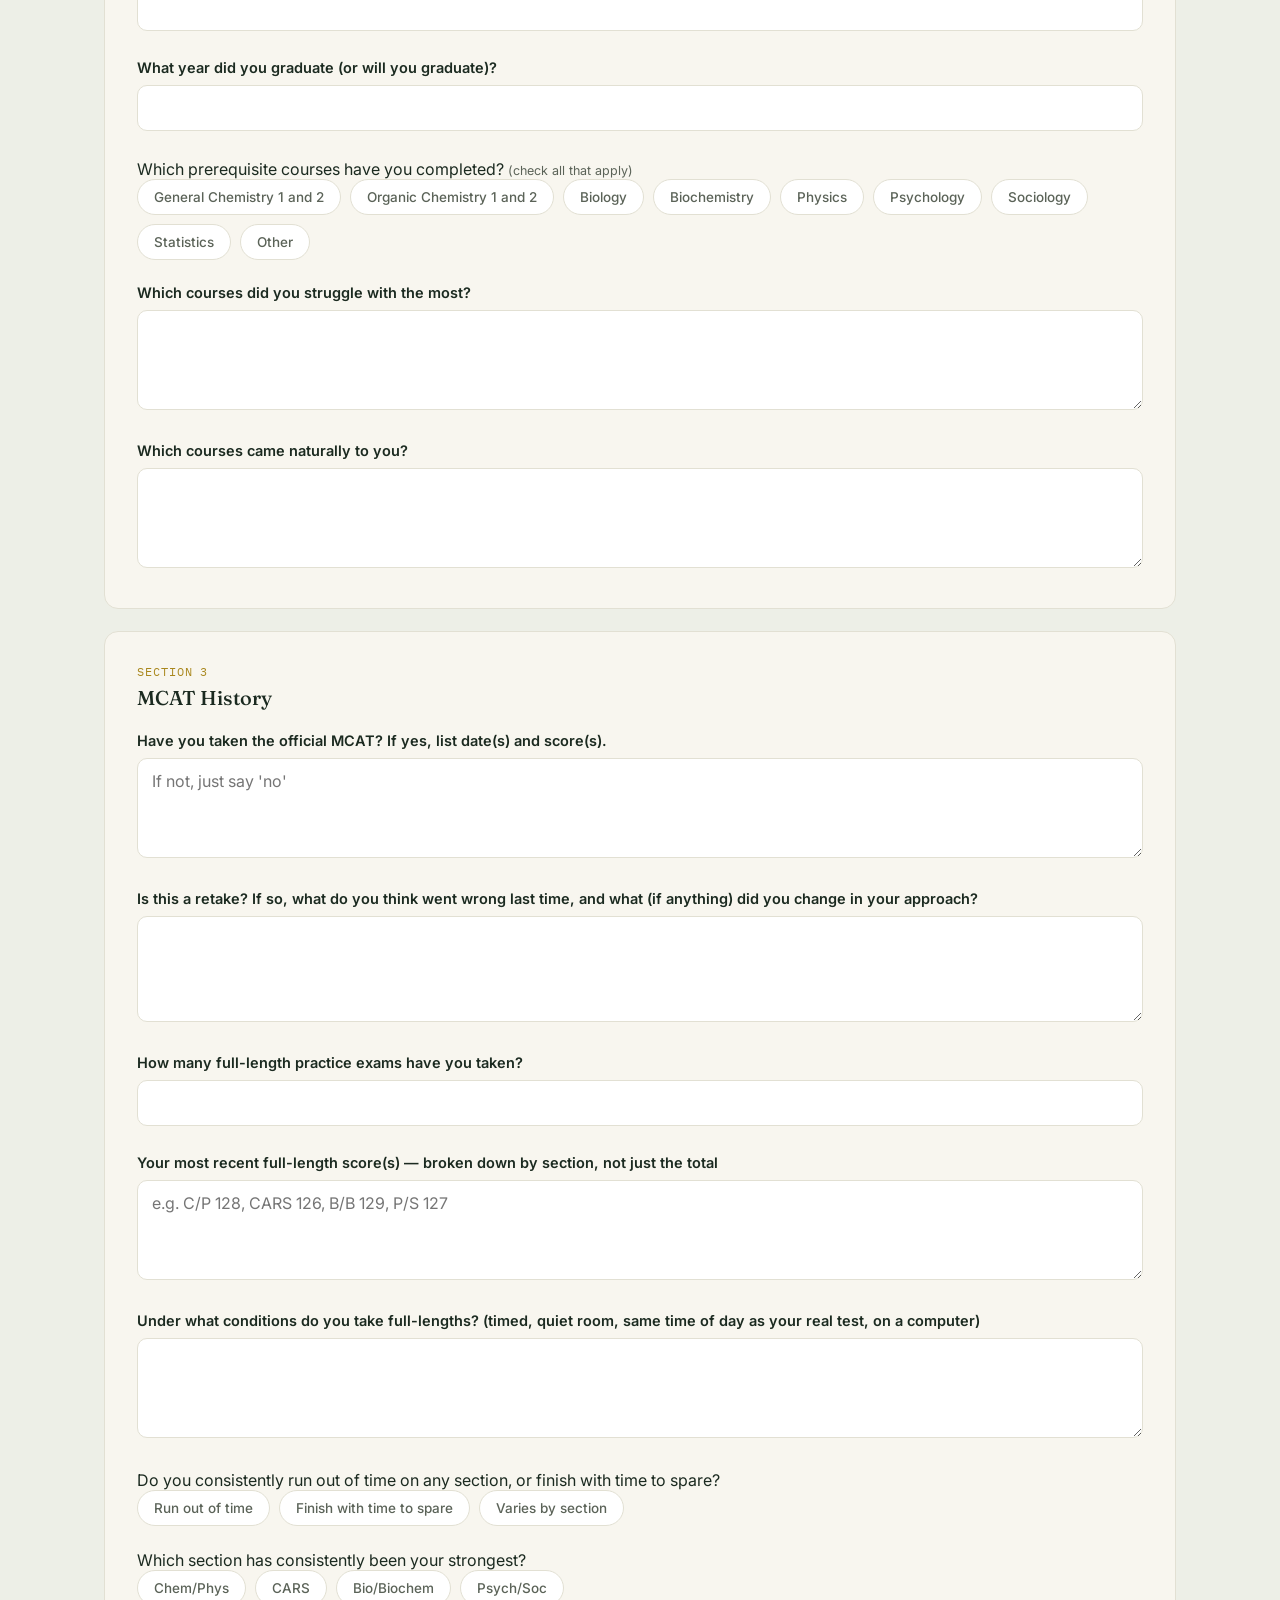
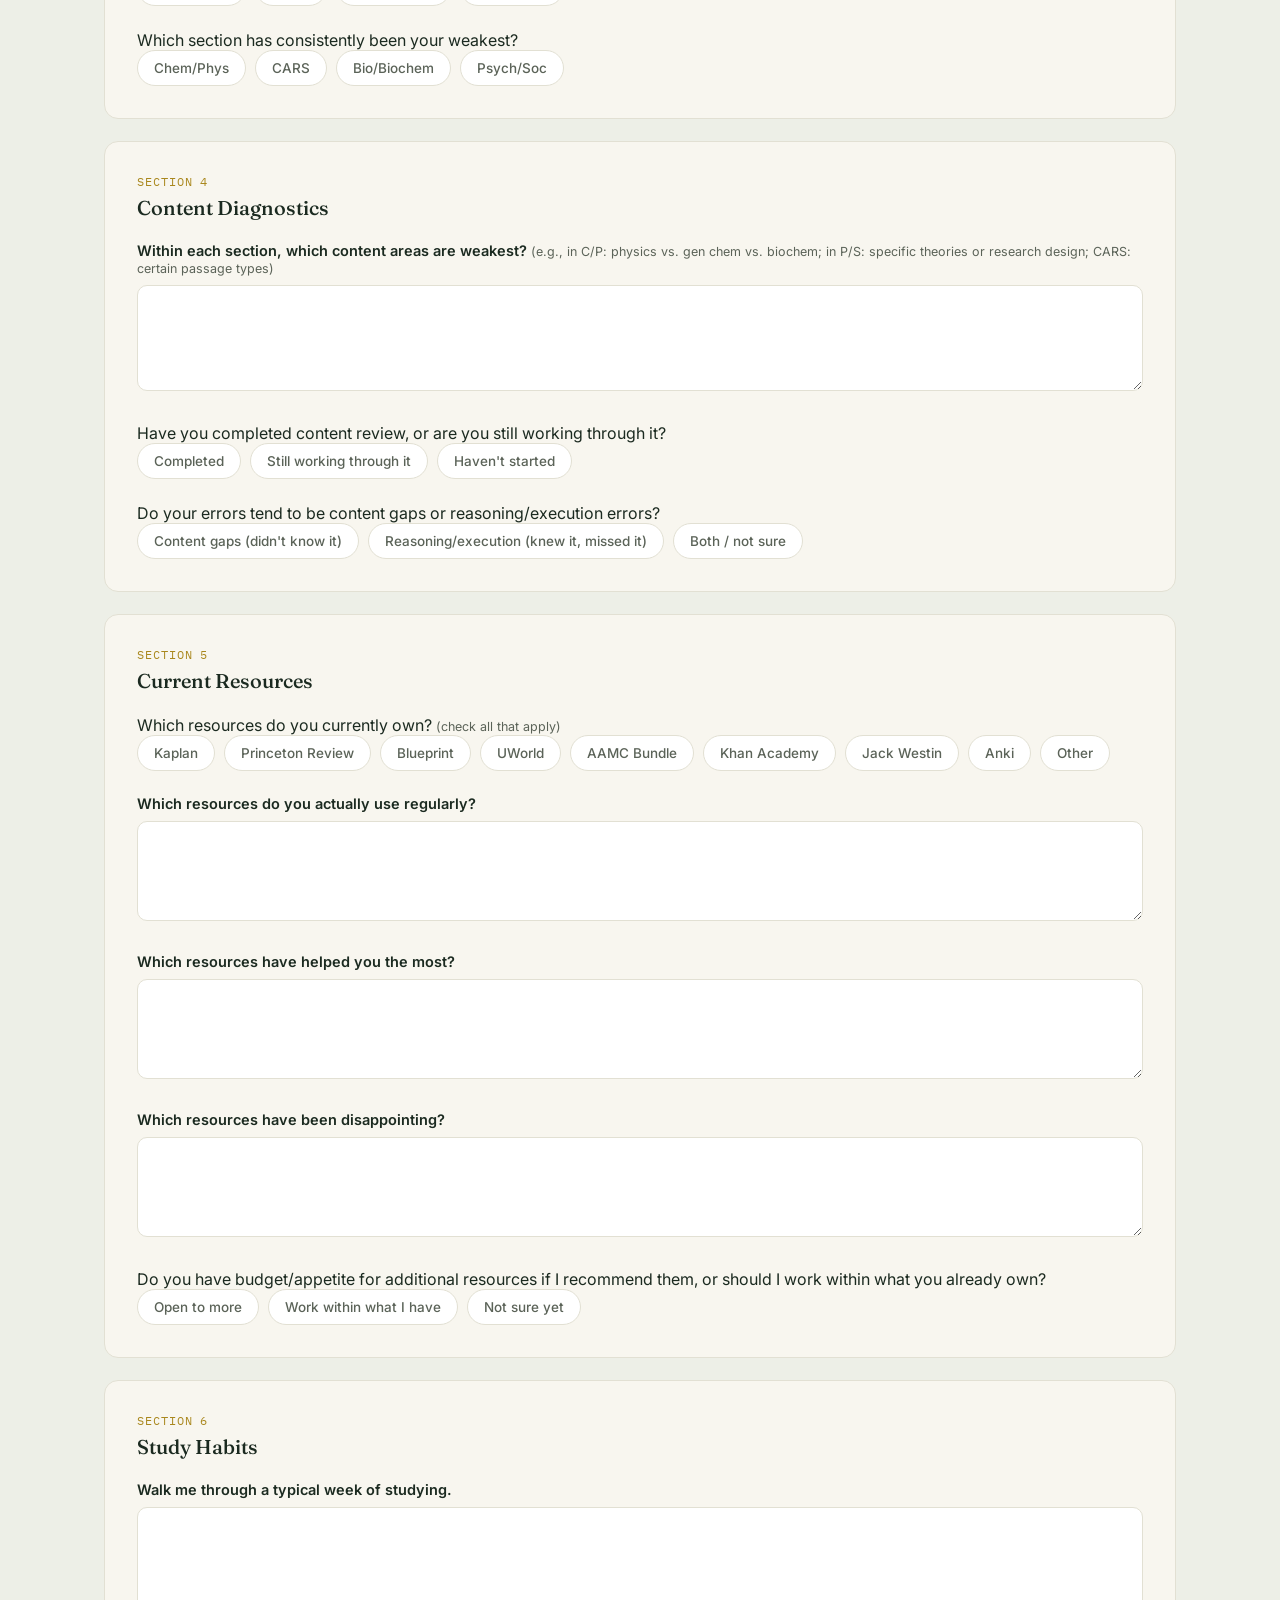
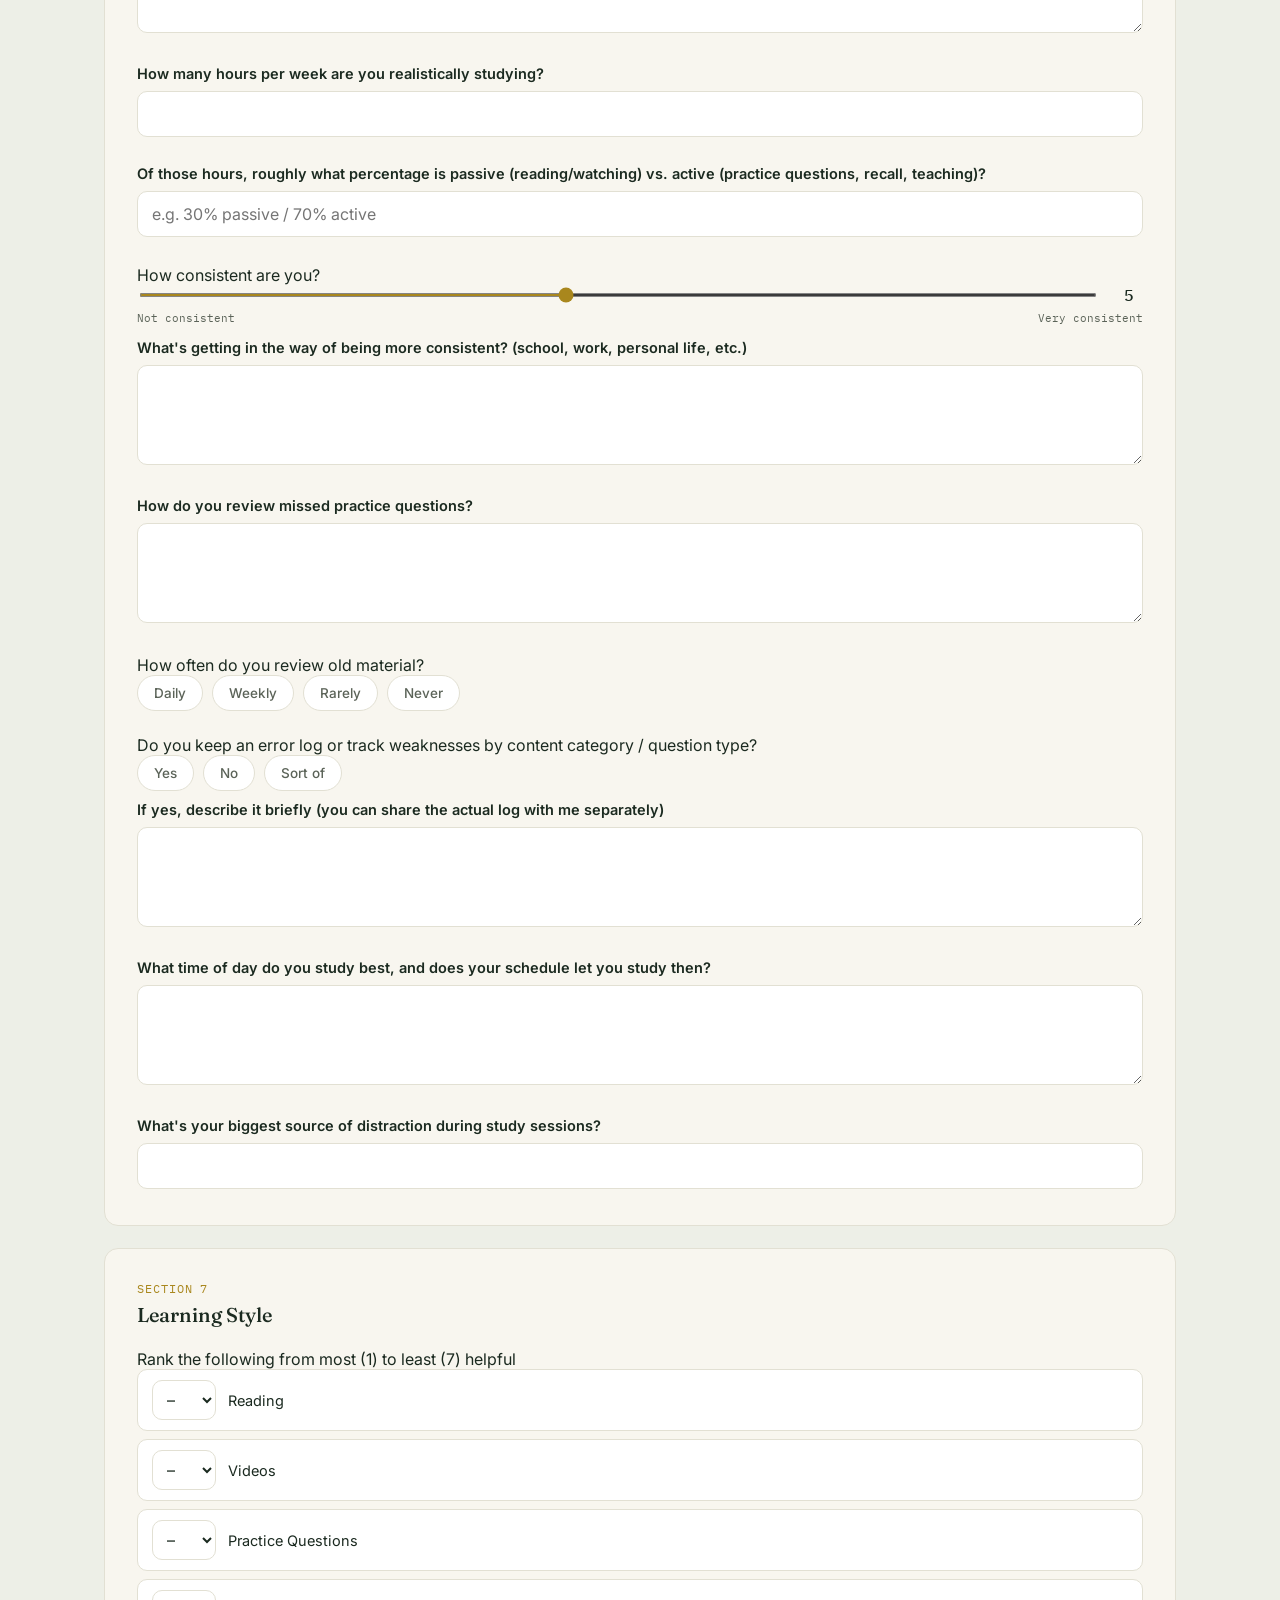
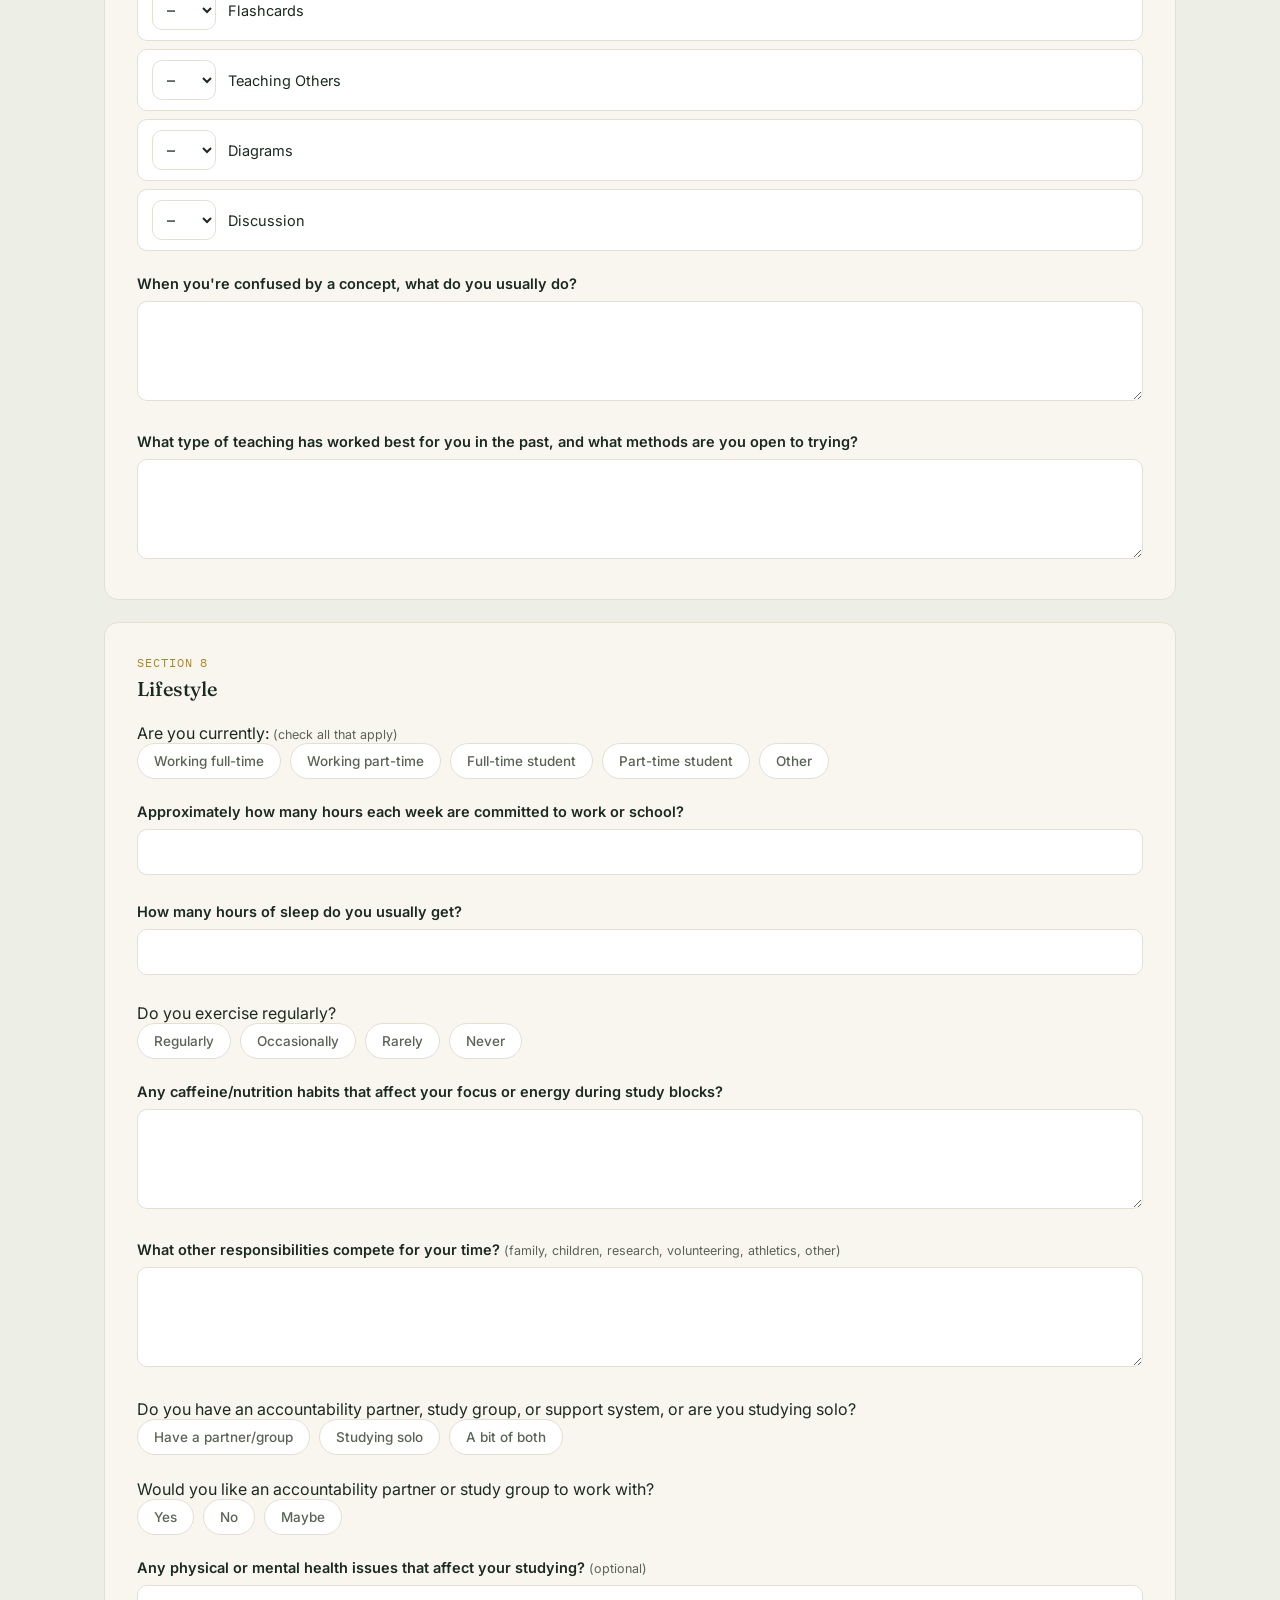
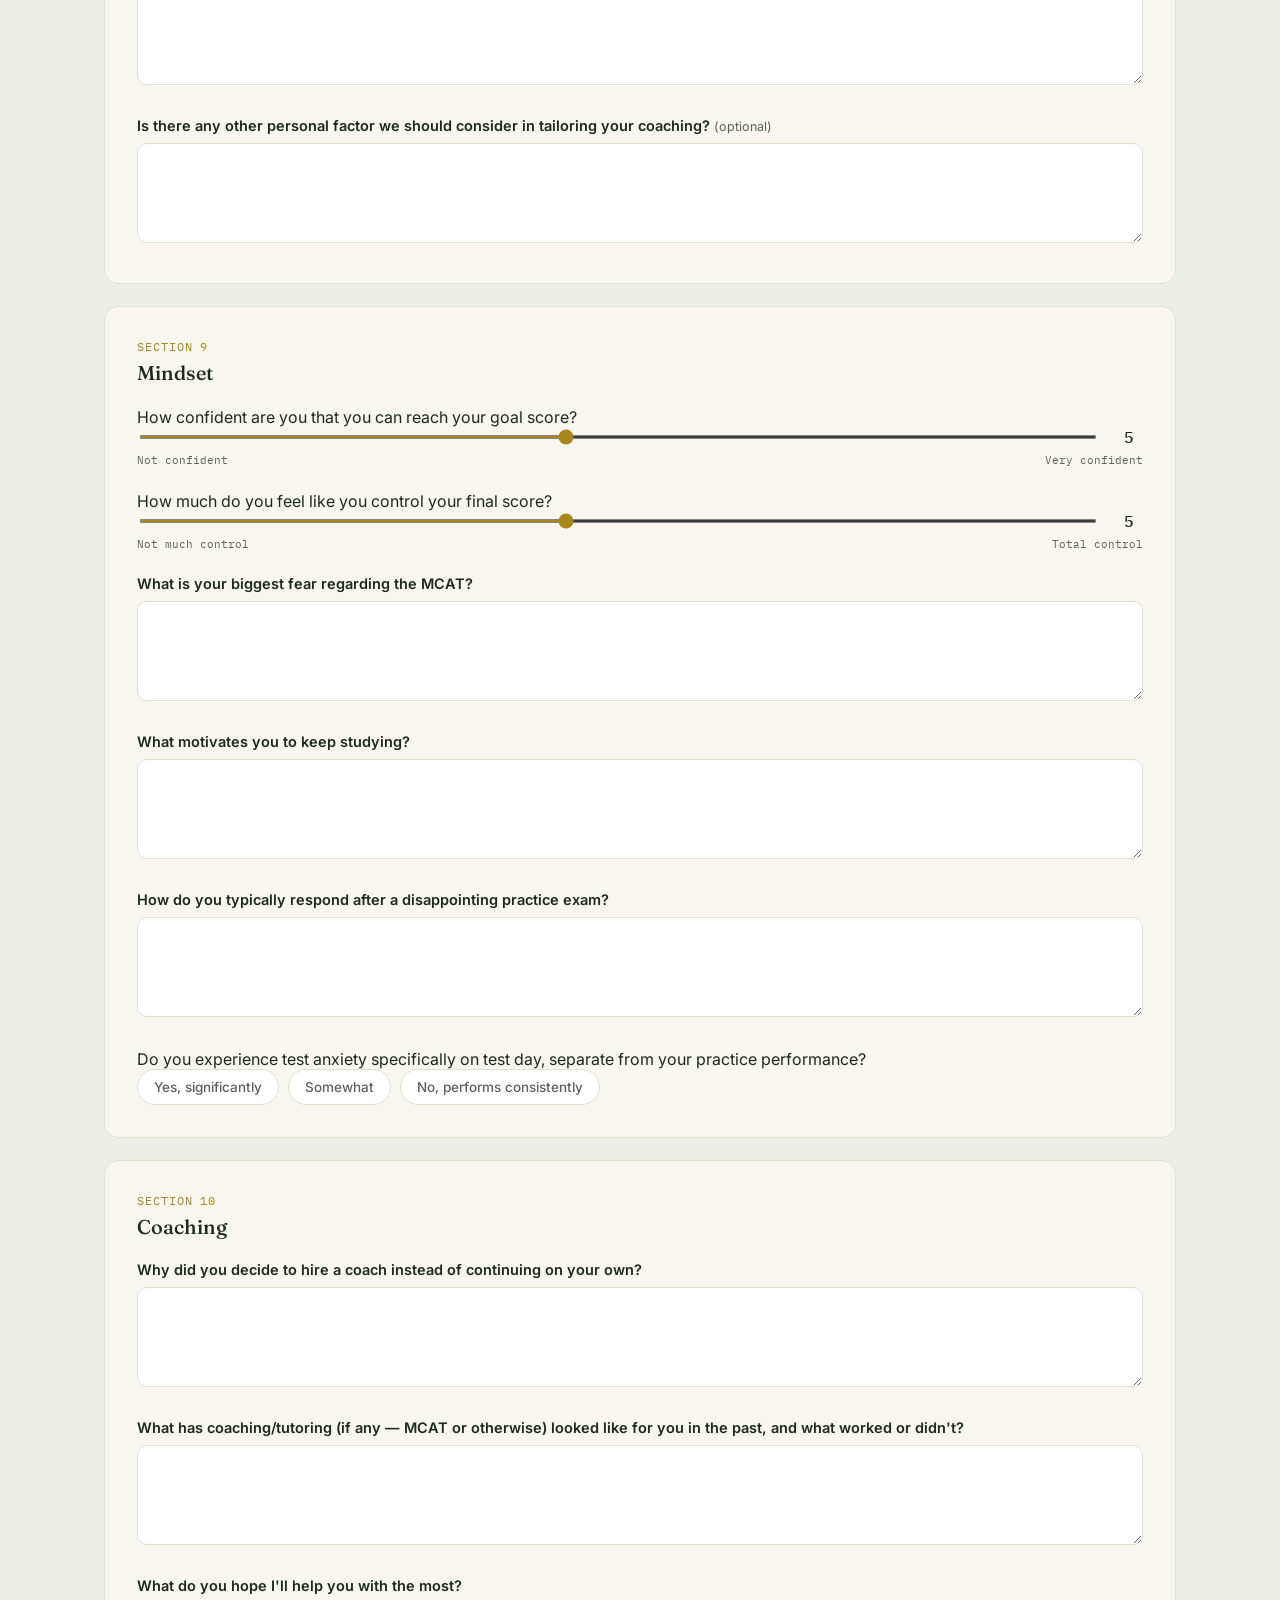
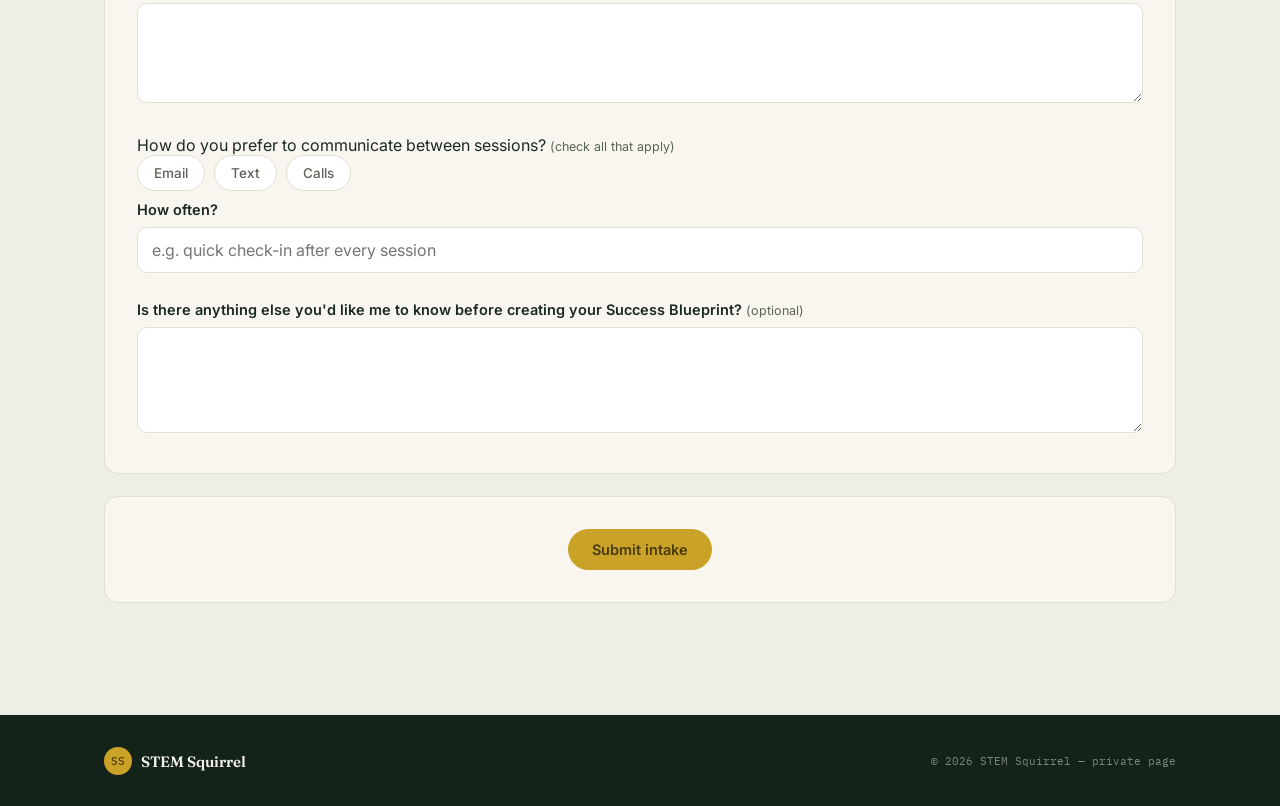
<file: intake-54b083dee0081434af75.html>
<!DOCTYPE html>
<html lang="en">
<head>
<meta charset="UTF-8">
<meta name="viewport" content="width=device-width, initial-scale=1.0">
<meta name="robots" content="noindex, nofollow, noarchive">
<title>Client Intake | STEM Squirrel MCAT</title>
<meta name="description" content="Private intake questionnaire.">

<link rel="preconnect" href="https://fonts.googleapis.com">
<link rel="preconnect" href="https://fonts.gstatic.com" crossorigin>
<link href="https://fonts.googleapis.com/css2?family=Fraunces:opsz,wght@9..144,500;9..144,600&family=Inter:wght@400;500;600&family=IBM+Plex+Mono:wght@500&display=swap" rel="stylesheet">
<link rel="stylesheet" href="css/styles.css">
</head>
<body>

<header class="site-header">
  <div class="wrap">
    <span class="brand"><span class="brand-mark">SS</span>STEM Squirrel</span>
  </div>
</header>

<main class="wrap">
  <section class="app-intro">
    <div class="private-notice">Private link — please don't share this page</div>
    <h1>Welcome aboard. Let's build your Squirrel Scheme.</h1>
    <p class="sub">This is the real deal — the more honest and detailed you are, the more personalized your coaching will be. There's no grading here, just useful information. Take your time.</p>
  </section>

  <div class="app-error-banner" id="app-error-banner"></div>

  <form class="app-form" id="app-form" novalidate>

    <!-- Section 0: About you -->
    <section class="app-section">
      <div class="app-section-head">
        <div class="app-section-num">Before we start</div>
        <h2>About you</h2>
      </div>
      <div class="q">
        <label class="q-label" for="full-name">Full Name</label>
        <input type="text" id="full-name" name="fullName" required>
        <div class="error-msg" data-error-for="full-name"></div>
      </div>
      <div class="q" style="margin-bottom:0;">
        <label class="q-label" for="email">Email Address</label>
        <input type="email" id="email" name="email" required>
        <div class="error-msg" data-error-for="email"></div>
      </div>
    </section>

    <!-- Section 1: Goals & Timeline -->
    <section class="app-section">
      <div class="app-section-head">
        <div class="app-section-num">Section 1</div>
        <h2>Goals &amp; Timeline</h2>
      </div>
      <div class="q">
        <label class="q-label" for="s1-test-date">What is your target MCAT test date?</label>
        <input type="date" id="s1-test-date" name="s1TestDate">
      </div>
      <div class="q">
        <div class="q-label">Is this date fixed, or are you willing to postpone if necessary?</div>
        <div class="chip-grid" data-key="s1Flexibility">
          <button type="button" class="chip" data-value="Fixed">Fixed</button>
          <button type="button" class="chip" data-value="Somewhat flexible">Somewhat flexible</button>
          <button type="button" class="chip" data-value="Completely flexible">Completely flexible</button>
        </div>
      </div>
      <div class="q">
        <label class="q-label" for="s1-goal-score">What is your goal score range?</label>
        <input type="text" id="s1-goal-score" name="s1GoalScore" placeholder="e.g. 515-518">
      </div>
      <div class="q">
        <label class="q-label" for="s1-why-goal">Why is that your goal score?</label>
        <textarea id="s1-why-goal" name="s1WhyGoal" rows="3"></textarea>
      </div>
      <div class="q" style="margin-bottom:0;">
        <label class="q-label" for="s1-schools">What schools are you hoping to apply to? <span class="q-optional">(optional)</span></label>
        <textarea id="s1-schools" name="s1Schools" rows="2"></textarea>
      </div>
    </section>

    <!-- Section 2: Academic Background -->
    <section class="app-section">
      <div class="app-section-head">
        <div class="app-section-num">Section 2</div>
        <h2>Academic Background</h2>
      </div>
      <div class="q">
        <label class="q-label" for="s2-major">What is your undergraduate major?</label>
        <input type="text" id="s2-major" name="s2Major">
      </div>
      <div class="q">
        <label class="q-label" for="s2-grad-year">What year did you graduate (or will you graduate)?</label>
        <input type="text" id="s2-grad-year" name="s2GradYear">
      </div>
      <div class="q">
        <div class="q-label">Which prerequisite courses have you completed? <span class="q-optional">(check all that apply)</span></div>
        <div class="chip-grid" data-key="s2Prereqs" data-multi="true">
          <button type="button" class="chip chip-multi" data-value="General Chemistry 1 and 2">General Chemistry 1 and 2</button>
          <button type="button" class="chip chip-multi" data-value="Organic Chemistry 1 and 2">Organic Chemistry 1 and 2</button>
          <button type="button" class="chip chip-multi" data-value="Biology">Biology</button>
          <button type="button" class="chip chip-multi" data-value="Biochemistry">Biochemistry</button>
          <button type="button" class="chip chip-multi" data-value="Physics">Physics</button>
          <button type="button" class="chip chip-multi" data-value="Psychology">Psychology</button>
          <button type="button" class="chip chip-multi" data-value="Sociology">Sociology</button>
          <button type="button" class="chip chip-multi" data-value="Statistics">Statistics</button>
          <button type="button" class="chip chip-multi" data-value="Other" data-other-toggle="true">Other</button>
        </div>
        <div class="other-reveal" data-other-for="s2Prereqs">
          <input type="text" id="s2Prereqs-other" placeholder="Please specify">
        </div>
      </div>
      <div class="q">
        <label class="q-label" for="s2-struggled">Which courses did you struggle with the most?</label>
        <textarea id="s2-struggled" name="s2Struggled" rows="3"></textarea>
      </div>
      <div class="q" style="margin-bottom:0;">
        <label class="q-label" for="s2-natural">Which courses came naturally to you?</label>
        <textarea id="s2-natural" name="s2Natural" rows="3"></textarea>
      </div>
    </section>

    <!-- Section 3: MCAT History -->
    <section class="app-section">
      <div class="app-section-head">
        <div class="app-section-num">Section 3</div>
        <h2>MCAT History</h2>
      </div>
      <div class="q">
        <label class="q-label" for="s3-official">Have you taken the official MCAT? If yes, list date(s) and score(s).</label>
        <textarea id="s3-official" name="s3Official" rows="3" placeholder="If not, just say 'no'"></textarea>
      </div>
      <div class="q">
        <label class="q-label" for="s3-retake">Is this a retake? If so, what do you think went wrong last time, and what (if anything) did you change in your approach?</label>
        <textarea id="s3-retake" name="s3Retake" rows="4"></textarea>
      </div>
      <div class="q">
        <label class="q-label" for="s3-fl-count">How many full-length practice exams have you taken?</label>
        <input type="text" id="s3-fl-count" name="s3FlCount">
      </div>
      <div class="q">
        <label class="q-label" for="s3-recent-scores">Your most recent full-length score(s) — broken down by section, not just the total</label>
        <textarea id="s3-recent-scores" name="s3RecentScores" rows="3" placeholder="e.g. C/P 128, CARS 126, B/B 129, P/S 127"></textarea>
      </div>
      <div class="q">
        <label class="q-label" for="s3-conditions">Under what conditions do you take full-lengths? (timed, quiet room, same time of day as your real test, on a computer)</label>
        <textarea id="s3-conditions" name="s3Conditions" rows="3"></textarea>
      </div>
      <div class="q">
        <div class="q-label">Do you consistently run out of time on any section, or finish with time to spare?</div>
        <div class="chip-grid" data-key="s3Timing">
          <button type="button" class="chip" data-value="Run out of time">Run out of time</button>
          <button type="button" class="chip" data-value="Finish with time to spare">Finish with time to spare</button>
          <button type="button" class="chip" data-value="Varies by section">Varies by section</button>
        </div>
      </div>
      <div class="q">
        <div class="q-label">Which section has consistently been your strongest?</div>
        <div class="chip-grid" data-key="s3Strongest">
          <button type="button" class="chip" data-value="Chem/Phys">Chem/Phys</button>
          <button type="button" class="chip" data-value="CARS">CARS</button>
          <button type="button" class="chip" data-value="Bio/Biochem">Bio/Biochem</button>
          <button type="button" class="chip" data-value="Psych/Soc">Psych/Soc</button>
        </div>
      </div>
      <div class="q" style="margin-bottom:0;">
        <div class="q-label">Which section has consistently been your weakest?</div>
        <div class="chip-grid" data-key="s3Weakest">
          <button type="button" class="chip" data-value="Chem/Phys">Chem/Phys</button>
          <button type="button" class="chip" data-value="CARS">CARS</button>
          <button type="button" class="chip" data-value="Bio/Biochem">Bio/Biochem</button>
          <button type="button" class="chip" data-value="Psych/Soc">Psych/Soc</button>
        </div>
      </div>
    </section>

    <!-- Section 4: Content Diagnostics -->
    <section class="app-section">
      <div class="app-section-head">
        <div class="app-section-num">Section 4</div>
        <h2>Content Diagnostics</h2>
      </div>
      <div class="q">
        <label class="q-label" for="s4-weak-areas">Within each section, which content areas are weakest? <span class="q-optional">(e.g., in C/P: physics vs. gen chem vs. biochem; in P/S: specific theories or research design; CARS: certain passage types)</span></label>
        <textarea id="s4-weak-areas" name="s4WeakAreas" rows="4"></textarea>
      </div>
      <div class="q">
        <div class="q-label">Have you completed content review, or are you still working through it?</div>
        <div class="chip-grid" data-key="s4ContentReview">
          <button type="button" class="chip" data-value="Completed">Completed</button>
          <button type="button" class="chip" data-value="Still working through it">Still working through it</button>
          <button type="button" class="chip" data-value="Haven't started">Haven't started</button>
        </div>
      </div>
      <div class="q" style="margin-bottom:0;">
        <div class="q-label">Do your errors tend to be content gaps or reasoning/execution errors?</div>
        <div class="chip-grid" data-key="s4ErrorType">
          <button type="button" class="chip" data-value="Content gaps (didn't know it)">Content gaps (didn't know it)</button>
          <button type="button" class="chip" data-value="Reasoning/execution (knew it, missed it)">Reasoning/execution (knew it, missed it)</button>
          <button type="button" class="chip" data-value="Both / not sure">Both / not sure</button>
        </div>
      </div>
    </section>

    <!-- Section 5: Current Resources -->
    <section class="app-section">
      <div class="app-section-head">
        <div class="app-section-num">Section 5</div>
        <h2>Current Resources</h2>
      </div>
      <div class="q">
        <div class="q-label">Which resources do you currently own? <span class="q-optional">(check all that apply)</span></div>
        <div class="chip-grid" data-key="s5Owned" data-multi="true">
          <button type="button" class="chip chip-multi" data-value="Kaplan">Kaplan</button>
          <button type="button" class="chip chip-multi" data-value="Princeton Review">Princeton Review</button>
          <button type="button" class="chip chip-multi" data-value="Blueprint">Blueprint</button>
          <button type="button" class="chip chip-multi" data-value="UWorld">UWorld</button>
          <button type="button" class="chip chip-multi" data-value="AAMC Bundle">AAMC Bundle</button>
          <button type="button" class="chip chip-multi" data-value="Khan Academy">Khan Academy</button>
          <button type="button" class="chip chip-multi" data-value="Jack Westin">Jack Westin</button>
          <button type="button" class="chip chip-multi" data-value="Anki">Anki</button>
          <button type="button" class="chip chip-multi" data-value="Other" data-other-toggle="true">Other</button>
        </div>
        <div class="other-reveal" data-other-for="s5Owned">
          <input type="text" id="s5Owned-other" placeholder="Please specify">
        </div>
      </div>
      <div class="q">
        <label class="q-label" for="s5-regular">Which resources do you actually use regularly?</label>
        <textarea id="s5-regular" name="s5Regular" rows="2"></textarea>
      </div>
      <div class="q">
        <label class="q-label" for="s5-helpful">Which resources have helped you the most?</label>
        <textarea id="s5-helpful" name="s5Helpful" rows="2"></textarea>
      </div>
      <div class="q">
        <label class="q-label" for="s5-disappointing">Which resources have been disappointing?</label>
        <textarea id="s5-disappointing" name="s5Disappointing" rows="2"></textarea>
      </div>
      <div class="q" style="margin-bottom:0;">
        <div class="q-label">Do you have budget/appetite for additional resources if I recommend them, or should I work within what you already own?</div>
        <div class="chip-grid" data-key="s5Budget">
          <button type="button" class="chip" data-value="Open to more">Open to more</button>
          <button type="button" class="chip" data-value="Work within what I have">Work within what I have</button>
          <button type="button" class="chip" data-value="Not sure yet">Not sure yet</button>
        </div>
      </div>
    </section>

    <!-- Section 6: Study Habits -->
    <section class="app-section">
      <div class="app-section-head">
        <div class="app-section-num">Section 6</div>
        <h2>Study Habits</h2>
      </div>
      <div class="q">
        <label class="q-label" for="s6-typical-week">Walk me through a typical week of studying.</label>
        <textarea id="s6-typical-week" name="s6TypicalWeek" rows="5"></textarea>
      </div>
      <div class="q">
        <label class="q-label" for="s6-hours">How many hours per week are you realistically studying?</label>
        <input type="text" id="s6-hours" name="s6Hours">
      </div>
      <div class="q">
        <label class="q-label" for="s6-passive-active">Of those hours, roughly what percentage is passive (reading/watching) vs. active (practice questions, recall, teaching)?</label>
        <input type="text" id="s6-passive-active" name="s6PassiveActive" placeholder="e.g. 30% passive / 70% active">
      </div>
      <div class="q">
        <div class="q-label">How consistent are you?</div>
        <div class="slider-row">
          <input type="range" id="s6-consistency-slider" min="1" max="10" value="5">
          <span class="slider-val" id="s6-consistency-val">5</span>
        </div>
        <div class="slider-labels"><span>Not consistent</span><span>Very consistent</span></div>
        <label class="q-label" for="s6-consistency-blocker" style="margin-top:14px;">What's getting in the way of being more consistent? (school, work, personal life, etc.)</label>
        <textarea id="s6-consistency-blocker" name="s6ConsistencyBlocker" rows="3"></textarea>
      </div>
      <div class="q">
        <label class="q-label" for="s6-review-missed">How do you review missed practice questions?</label>
        <textarea id="s6-review-missed" name="s6ReviewMissed" rows="3"></textarea>
      </div>
      <div class="q">
        <div class="q-label">How often do you review old material?</div>
        <div class="chip-grid" data-key="s6ReviewFrequency">
          <button type="button" class="chip" data-value="Daily">Daily</button>
          <button type="button" class="chip" data-value="Weekly">Weekly</button>
          <button type="button" class="chip" data-value="Rarely">Rarely</button>
          <button type="button" class="chip" data-value="Never">Never</button>
        </div>
      </div>
      <div class="q">
        <div class="q-label">Do you keep an error log or track weaknesses by content category / question type?</div>
        <div class="chip-grid" data-key="s6ErrorLog">
          <button type="button" class="chip" data-value="Yes">Yes</button>
          <button type="button" class="chip" data-value="No">No</button>
          <button type="button" class="chip" data-value="Sort of">Sort of</button>
        </div>
        <label class="q-label" for="s6-error-log-detail" style="margin-top:10px;">If yes, describe it briefly (you can share the actual log with me separately)</label>
        <textarea id="s6-error-log-detail" name="s6ErrorLogDetail" rows="2"></textarea>
      </div>
      <div class="q">
        <label class="q-label" for="s6-best-time">What time of day do you study best, and does your schedule let you study then?</label>
        <textarea id="s6-best-time" name="s6BestTime" rows="2"></textarea>
      </div>
      <div class="q" style="margin-bottom:0;">
        <label class="q-label" for="s6-distraction">What's your biggest source of distraction during study sessions?</label>
        <input type="text" id="s6-distraction" name="s6Distraction">
      </div>
    </section>

    <!-- Section 7: Learning Style -->
    <section class="app-section">
      <div class="app-section-head">
        <div class="app-section-num">Section 7</div>
        <h2>Learning Style</h2>
      </div>
      <div class="q">
        <div class="q-label">Rank the following from most (1) to least (7) helpful</div>
        <div class="rank-list" id="rank-list">
          <div class="rank-row"><select class="rank-select" data-item="Reading"><option value="">–</option><option>1</option><option>2</option><option>3</option><option>4</option><option>5</option><option>6</option><option>7</option></select><span class="rank-label">Reading</span></div>
          <div class="rank-row"><select class="rank-select" data-item="Videos"><option value="">–</option><option>1</option><option>2</option><option>3</option><option>4</option><option>5</option><option>6</option><option>7</option></select><span class="rank-label">Videos</span></div>
          <div class="rank-row"><select class="rank-select" data-item="Practice Questions"><option value="">–</option><option>1</option><option>2</option><option>3</option><option>4</option><option>5</option><option>6</option><option>7</option></select><span class="rank-label">Practice Questions</span></div>
          <div class="rank-row"><select class="rank-select" data-item="Flashcards"><option value="">–</option><option>1</option><option>2</option><option>3</option><option>4</option><option>5</option><option>6</option><option>7</option></select><span class="rank-label">Flashcards</span></div>
          <div class="rank-row"><select class="rank-select" data-item="Teaching Others"><option value="">–</option><option>1</option><option>2</option><option>3</option><option>4</option><option>5</option><option>6</option><option>7</option></select><span class="rank-label">Teaching Others</span></div>
          <div class="rank-row"><select class="rank-select" data-item="Diagrams"><option value="">–</option><option>1</option><option>2</option><option>3</option><option>4</option><option>5</option><option>6</option><option>7</option></select><span class="rank-label">Diagrams</span></div>
          <div class="rank-row"><select class="rank-select" data-item="Discussion"><option value="">–</option><option>1</option><option>2</option><option>3</option><option>4</option><option>5</option><option>6</option><option>7</option></select><span class="rank-label">Discussion</span></div>
        </div>
        <div class="rank-duplicate-warning" id="rank-duplicate-warning">Heads up — you've used the same rank more than once. Doesn't need to be perfect, just try to make each number unique if you can.</div>
      </div>
      <div class="q">
        <label class="q-label" for="s7-confused">When you're confused by a concept, what do you usually do?</label>
        <textarea id="s7-confused" name="s7Confused" rows="3"></textarea>
      </div>
      <div class="q" style="margin-bottom:0;">
        <label class="q-label" for="s7-teaching-style">What type of teaching has worked best for you in the past, and what methods are you open to trying?</label>
        <textarea id="s7-teaching-style" name="s7TeachingStyle" rows="3"></textarea>
      </div>
    </section>

    <!-- Section 8: Lifestyle -->
    <section class="app-section">
      <div class="app-section-head">
        <div class="app-section-num">Section 8</div>
        <h2>Lifestyle</h2>
      </div>
      <div class="q">
        <div class="q-label">Are you currently: <span class="q-optional">(check all that apply)</span></div>
        <div class="chip-grid" data-key="s8Currently" data-multi="true">
          <button type="button" class="chip chip-multi" data-value="Working full-time">Working full-time</button>
          <button type="button" class="chip chip-multi" data-value="Working part-time">Working part-time</button>
          <button type="button" class="chip chip-multi" data-value="Full-time student">Full-time student</button>
          <button type="button" class="chip chip-multi" data-value="Part-time student">Part-time student</button>
          <button type="button" class="chip chip-multi" data-value="Other" data-other-toggle="true">Other</button>
        </div>
        <div class="other-reveal" data-other-for="s8Currently">
          <input type="text" id="s8Currently-other" placeholder="Please specify">
        </div>
      </div>
      <div class="q">
        <label class="q-label" for="s8-committed-hours">Approximately how many hours each week are committed to work or school?</label>
        <input type="text" id="s8-committed-hours" name="s8CommittedHours">
      </div>
      <div class="q">
        <label class="q-label" for="s8-sleep">How many hours of sleep do you usually get?</label>
        <input type="text" id="s8-sleep" name="s8Sleep">
      </div>
      <div class="q">
        <div class="q-label">Do you exercise regularly?</div>
        <div class="chip-grid" data-key="s8Exercise">
          <button type="button" class="chip" data-value="Regularly">Regularly</button>
          <button type="button" class="chip" data-value="Occasionally">Occasionally</button>
          <button type="button" class="chip" data-value="Rarely">Rarely</button>
          <button type="button" class="chip" data-value="Never">Never</button>
        </div>
      </div>
      <div class="q">
        <label class="q-label" for="s8-caffeine">Any caffeine/nutrition habits that affect your focus or energy during study blocks?</label>
        <textarea id="s8-caffeine" name="s8Caffeine" rows="2"></textarea>
      </div>
      <div class="q">
        <label class="q-label" for="s8-other-responsibilities">What other responsibilities compete for your time? <span class="q-optional">(family, children, research, volunteering, athletics, other)</span></label>
        <textarea id="s8-other-responsibilities" name="s8OtherResponsibilities" rows="3"></textarea>
      </div>
      <div class="q">
        <div class="q-label">Do you have an accountability partner, study group, or support system, or are you studying solo?</div>
        <div class="chip-grid" data-key="s8SupportSystem">
          <button type="button" class="chip" data-value="Have a partner/group">Have a partner/group</button>
          <button type="button" class="chip" data-value="Studying solo">Studying solo</button>
          <button type="button" class="chip" data-value="A bit of both">A bit of both</button>
        </div>
      </div>
      <div class="q">
        <div class="q-label">Would you like an accountability partner or study group to work with?</div>
        <div class="chip-grid" data-key="s8WantAccountability">
          <button type="button" class="chip" data-value="Yes">Yes</button>
          <button type="button" class="chip" data-value="No">No</button>
          <button type="button" class="chip" data-value="Maybe">Maybe</button>
        </div>
      </div>
      <div class="q">
        <label class="q-label" for="s8-health">Any physical or mental health issues that affect your studying? <span class="q-optional">(optional)</span></label>
        <textarea id="s8-health" name="s8Health" rows="3"></textarea>
      </div>
      <div class="q" style="margin-bottom:0;">
        <label class="q-label" for="s8-other-factors">Is there any other personal factor we should consider in tailoring your coaching? <span class="q-optional">(optional)</span></label>
        <textarea id="s8-other-factors" name="s8OtherFactors" rows="3"></textarea>
      </div>
    </section>

    <!-- Section 9: Mindset -->
    <section class="app-section">
      <div class="app-section-head">
        <div class="app-section-num">Section 9</div>
        <h2>Mindset</h2>
      </div>
      <div class="q">
        <div class="q-label">How confident are you that you can reach your goal score?</div>
        <div class="slider-row">
          <input type="range" id="s9-confidence-slider" min="1" max="10" value="5">
          <span class="slider-val" id="s9-confidence-val">5</span>
        </div>
        <div class="slider-labels"><span>Not confident</span><span>Very confident</span></div>
      </div>
      <div class="q">
        <div class="q-label">How much do you feel like you control your final score?</div>
        <div class="slider-row">
          <input type="range" id="s9-control-slider" min="1" max="10" value="5">
          <span class="slider-val" id="s9-control-val">5</span>
        </div>
        <div class="slider-labels"><span>Not much control</span><span>Total control</span></div>
      </div>
      <div class="q">
        <label class="q-label" for="s9-fear">What is your biggest fear regarding the MCAT?</label>
        <textarea id="s9-fear" name="s9Fear" rows="3"></textarea>
      </div>
      <div class="q">
        <label class="q-label" for="s9-motivation">What motivates you to keep studying?</label>
        <textarea id="s9-motivation" name="s9Motivation" rows="3"></textarea>
      </div>
      <div class="q">
        <label class="q-label" for="s9-disappointing-response">How do you typically respond after a disappointing practice exam?</label>
        <textarea id="s9-disappointing-response" name="s9DisappointingResponse" rows="3"></textarea>
      </div>
      <div class="q" style="margin-bottom:0;">
        <div class="q-label">Do you experience test anxiety specifically on test day, separate from your practice performance?</div>
        <div class="chip-grid" data-key="s9TestAnxiety">
          <button type="button" class="chip" data-value="Yes, significantly">Yes, significantly</button>
          <button type="button" class="chip" data-value="Somewhat">Somewhat</button>
          <button type="button" class="chip" data-value="No, performs consistently">No, performs consistently</button>
        </div>
      </div>
    </section>

    <!-- Section 10: Coaching -->
    <section class="app-section">
      <div class="app-section-head">
        <div class="app-section-num">Section 10</div>
        <h2>Coaching</h2>
      </div>
      <div class="q">
        <label class="q-label" for="s10-why-coach">Why did you decide to hire a coach instead of continuing on your own?</label>
        <textarea id="s10-why-coach" name="s10WhyCoach" rows="3"></textarea>
      </div>
      <div class="q">
        <label class="q-label" for="s10-past-coaching">What has coaching/tutoring (if any — MCAT or otherwise) looked like for you in the past, and what worked or didn't?</label>
        <textarea id="s10-past-coaching" name="s10PastCoaching" rows="3"></textarea>
      </div>
      <div class="q">
        <label class="q-label" for="s10-hope-for">What do you hope I'll help you with the most?</label>
        <textarea id="s10-hope-for" name="s10HopeFor" rows="3"></textarea>
      </div>
      <div class="q">
        <div class="q-label">How do you prefer to communicate between sessions? <span class="q-optional">(check all that apply)</span></div>
        <div class="chip-grid" data-key="s10CommMethod" data-multi="true">
          <button type="button" class="chip chip-multi" data-value="Email">Email</button>
          <button type="button" class="chip chip-multi" data-value="Text">Text</button>
          <button type="button" class="chip chip-multi" data-value="Calls">Calls</button>
        </div>
        <label class="q-label" for="s10-comm-frequency" style="margin-top:10px;">How often?</label>
        <input type="text" id="s10-comm-frequency" name="s10CommFrequency" placeholder="e.g. quick check-in after every session">
      </div>
      <div class="q" style="margin-bottom:0;">
        <label class="q-label" for="s10-anything-else">Is there anything else you'd like me to know before creating your Success Blueprint? <span class="q-optional">(optional)</span></label>
        <textarea id="s10-anything-else" name="s10AnythingElse" rows="4"></textarea>
      </div>
    </section>

    <div class="app-section" style="text-align:center;">
      <div class="app-submit-row" style="justify-content:center;">
        <button type="submit" class="btn btn-gold" id="app-submit-btn">Submit intake</button>
      </div>
    </div>
  </form>

  <div class="app-success" id="app-success">
    <div class="check">
      <svg width="26" height="26" viewBox="0 0 24 24" fill="none" stroke="currentColor" stroke-width="2"><path d="M20 6L9 17l-5-5"/></svg>
    </div>
    <h2>Got it — thank you.</h2>
    <p>This was a lot, and I appreciate you taking the time to be thorough. I'll use this to draft your Squirrel Scheme before our next session.</p>
  </div>
</main>

<footer class="site-footer">
  <div class="wrap">
    <span class="brand"><span class="brand-mark">SS</span>STEM Squirrel</span>
    <div class="footer-fine">© 2026 STEM Squirrel — private page</div>
  </div>
</footer>

<script src="js/client-intake.js"></script>
</body>
</html>
</file>
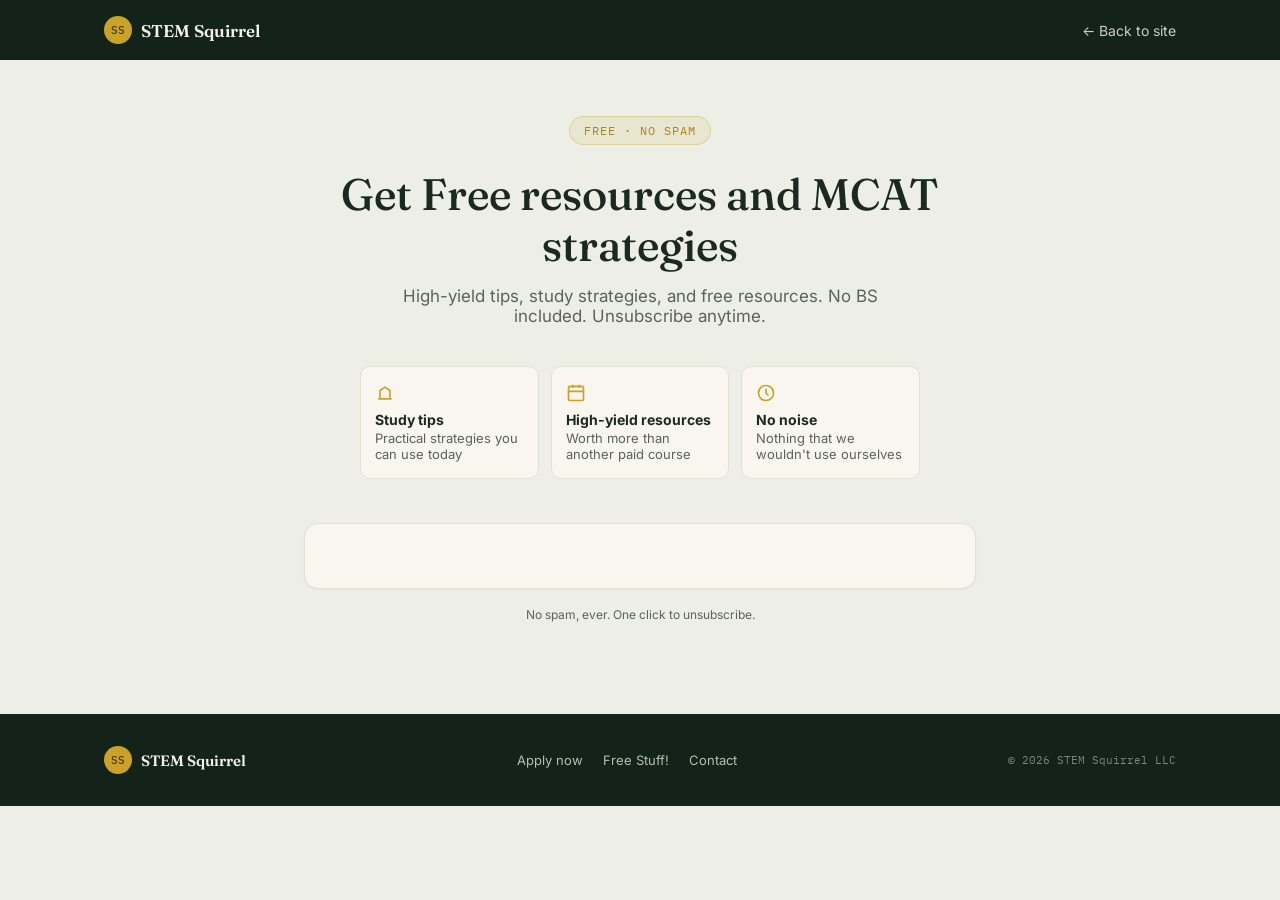
<file: join-list.html>
<!DOCTYPE html>
<html lang="en">
<head>
<meta charset="UTF-8">
<meta name="viewport" content="width=device-width, initial-scale=1.0">
<title>Free Stuff! — STEM Squirrel</title>
<meta name="description" content="Get free resources and MCAT strategies">

<link rel="preconnect" href="https://fonts.googleapis.com">
<link rel="preconnect" href="https://fonts.gstatic.com" crossorigin>
<link href="https://fonts.googleapis.com/css2?family=Fraunces:opsz,wght@9..144,500;9..144,600&family=Inter:wght@400;500;600&family=IBM+Plex+Mono:wght@500&display=swap" rel="stylesheet">
<link rel="stylesheet" href="css/styles.css">

<!-- MailerLite Universal -->
<script>
    (function(w,d,e,u,f,l,n){w[f]=w[f]||function(){(w[f].q=w[f].q||[])
    .push(arguments);},l=d.createElement(e),l.async=1,l.src=u,
    n=d.getElementsByTagName(e)[0],n.parentNode.insertBefore(l,n);})
    (window,document,'script','https://assets.mailerlite.com/js/universal.js','ml');
    ml('account', '2505494');
</script>
<!-- End MailerLite Universal -->
</head>
<body>

<header class="site-header">
  <div class="wrap">
    <a class="brand" href="index.html"><span class="brand-mark">SS</span>STEM Squirrel</a>
    <nav class="site-nav">
      <a href="index.html" style="color:#C9CFC3;text-decoration:none;font-size:14px;">← Back to site</a>
    </nav>
  </div>
</header>

<div class="joinlist-wrap">
  <span class="badge">Free · no spam</span>
  <h1>Get Free resources and MCAT strategies</h1>
  <p class="lede">High-yield tips, study strategies, and free resources. No BS included. Unsubscribe anytime.</p>

  <div class="whats-inside">
    <div class="item">
      <svg viewBox="0 0 24 24" fill="none" stroke="currentColor" stroke-width="2"><path d="M4 19h16M6 19V9l6-4 6 4v10"/></svg>
      <strong>Study tips</strong>
      Practical strategies you can use today
    </div>
    <div class="item">
      <svg viewBox="0 0 24 24" fill="none" stroke="currentColor" stroke-width="2"><rect x="3" y="4" width="18" height="17" rx="2"/><path d="M8 2v4M16 2v4M3 10h18"/></svg>
      <strong>High-yield resources</strong>
      Worth more than another paid course
    </div>
    <div class="item">
      <svg viewBox="0 0 24 24" fill="none" stroke="currentColor" stroke-width="2"><circle cx="12" cy="12" r="9"/><path d="M12 7v5l3 3"/></svg>
      <strong>No noise</strong>
      Nothing that we wouldn't use ourselves
    </div>
  </div>

  <div class="joinlist-panel" id="signup-form-mount">
    <div class="ml-embedded" data-form="YfzBr6"></div>
  </div>

  <p class="fineprint">No spam, ever. One click to unsubscribe.</p>
</div>
 <footer class="site-footer">
  <div class="wrap">
    <a class="brand" href="index.html"><span class="brand-mark">SS</span>STEM Squirrel</a>
    <div class="footer-links">
      <a href="application.html">Apply now</a>
      <a href="join-list.html">Free Stuff!</a>
      <a href="contact.html">Contact</a>
    </div>
    <div class="footer-fine">© 2026 STEM Squirrel LLC</div>
  </div>
</footer>

</body>
</html>
</file>
<file: css/styles.css>
/* ============================================================
   StemSquirrel — shared design system
   Tokens, base styles, and components used across every page.
   ============================================================ */

:root{
  --forest: #14231A;
  --forest-2: #1F3327;
  --bark: #2B2019;
  --bg: #EDEFE7;
  --card: #F8F6EF;
  --ink: #1B2A20;
  --muted: #5B6358;
  --gold: #C9A227;
  --gold-deep: #A9871D;
  --gold-text: #4A3B0C;
  --line: #E2E0D3;
  --line-dark: rgba(255,255,255,0.14);
  --error: #B3462C;
  --radius: 14px;
  --font-display: "Fraunces", serif;
  --font-body: "Inter", sans-serif;
  --font-mono: "IBM Plex Mono", monospace;
}

*{ box-sizing: border-box; }
html{ scroll-behavior: smooth; }
body{
  margin: 0;
  background: var(--bg);
  color: var(--ink);
  font-family: var(--font-body);
  min-height: 100vh;
}
img{ max-width: 100%; display: block; }
a{ color: inherit; }

h1, h2, h3{
  font-family: var(--font-display);
  font-weight: 500;
  margin: 0;
}

.wrap{
  max-width: 1120px;
  margin: 0 auto;
  padding: 0 24px;
}

/* ---------- Buttons ---------- */
.btn{
  display: inline-flex;
  align-items: center;
  justify-content: center;
  gap: 8px;
  font-family: var(--font-body);
  font-size: 14.5px;
  font-weight: 600;
  border-radius: 999px;
  padding: 12px 24px;
  cursor: pointer;
  border: none;
  text-decoration: none;
  white-space: nowrap;
  transition: transform 0.12s ease, opacity 0.12s ease, background 0.15s ease;
}
.btn:active{ transform: scale(0.97); }
.btn-gold{ background: var(--gold); color: var(--gold-text); }
.btn-gold:hover{ background: #D8AE33; }
.btn-outline-light{ background: transparent; color: #F3F2EA; border: 1px solid var(--line-dark); }
.btn-outline-light:hover{ border-color: rgba(255,255,255,0.35); }
.btn-dark{ background: var(--ink); color: #fff; }
.btn-dark:hover{ background: #16311f; }
.btn-ghost{ background: transparent; color: var(--muted); padding: 12px 8px; }
.btn-ghost:hover{ color: var(--ink); }
.btn-ghost:disabled{ opacity: 0.35; cursor: default; }

/* ---------- Site header (index, contact, join-list) ---------- */
.site-header{
  background: var(--forest);
  position: sticky;
  top: 0;
  z-index: 10;
}
.site-header .wrap{
  display: flex;
  align-items: center;
  justify-content: space-between;
  padding: 16px 24px;
  gap: 16px;
}
.brand{
  display: flex;
  align-items: center;
  gap: 9px;
  font-family: var(--font-display);
  font-weight: 600;
  font-size: 17px;
  color: #F3F2EA;
  text-decoration: none;
}
.brand-mark{
  width: 28px; height: 28px;
  border-radius: 50%;
  background: var(--gold);
  color: var(--gold-text);
  display: flex; align-items: center; justify-content: center;
  font-family: var(--font-mono);
  font-size: 11px;
  font-weight: 500;
  flex-shrink: 0;
}
.site-nav{
  display: flex;
  align-items: center;
  gap: 28px;
}
.site-nav a{
  color: #C9CFC3;
  text-decoration: none;
  font-size: 14px;
}
.site-nav a:hover{ color: #F3F2EA; }
@media (max-width: 680px){
  .site-nav .nav-links{ display: none; }
}

/* ---------- Site footer ---------- */
.site-footer{
  background: var(--forest);
  padding: 32px 24px;
}
.site-footer .wrap{
  display: flex;
  align-items: center;
  justify-content: space-between;
  flex-wrap: wrap;
  gap: 16px;
}
.site-footer .brand{ font-size: 15px; }
.footer-links{
  display: flex;
  gap: 20px;
  flex-wrap: wrap;
}
.footer-links a{
  color: #B7BEAF;
  text-decoration: none;
  font-size: 13px;
}
.footer-links a:hover{ color: #F3F2EA; }
.footer-fine{
  font-family: var(--font-mono);
  font-size: 11px;
  color: #7C8577;
}

/* ---------- Hero ---------- */
.hero{
  background: var(--forest);
  padding: 64px 0 72px;
}
.hero .wrap{
  display: flex;
  align-items: center;
  gap: 48px;
  flex-wrap: wrap;
}
.hero-copy{ flex: 1 1 420px; }
.eyebrow{
  font-family: var(--font-mono);
  font-size: 12px;
  text-transform: uppercase;
  letter-spacing: 0.08em;
  color: var(--gold);
  margin-bottom: 16px;
}
.hero h1{
  color: #F3F2EA;
  font-size: clamp(32px, 4.4vw, 48px);
  line-height: 1.15;
  margin-bottom: 18px;
  max-width: 16ch;
}
.hero .sub{
  color: #B7BEAF;
  font-size: 16.5px;
  line-height: 1.6;
  max-width: 42ch;
  margin-bottom: 28px;
}
.hero-actions{
  display: flex;
  gap: 12px;
  flex-wrap: wrap;
}
.hero-media{ flex: 1 1 320px; }

/* ---------- Image placeholder ---------- */
.img-placeholder{
  border: 1.5px dashed rgba(255,255,255,0.3);
  border-radius: var(--radius);
  background: rgba(255,255,255,0.04);
  display: flex;
  flex-direction: column;
  align-items: center;
  justify-content: center;
  gap: 8px;
  color: #9DA694;
  text-align: center;
  padding: 24px;
  min-height: 260px;
}
.img-placeholder.light{
  border-color: #C7CBBE;
  background: #F1EFE5;
  color: #8A8F82;
}
.img-placeholder svg{ width: 28px; height: 28px; }
.img-placeholder .label{
  font-family: var(--font-mono);
  font-size: 11.5px;
}

/* ---------- Stats strip ---------- */
.stats{
  background: var(--bark);
  padding: 28px 0;
}
.stats .wrap{
  display: flex;
  flex-wrap: wrap;
  gap: 28px;
}
.stat{ flex: 1 1 160px; }
.stat .num{
  font-family: var(--font-display);
  color: #F3F2EA;
  font-size: 26px;
  font-weight: 500;
}
.stat .lab{
  font-family: var(--font-mono);
  color: #C9BBAC;
  font-size: 11px;
  letter-spacing: 0.05em;
  text-transform: uppercase;
  margin-top: 4px;
}

/* ---------- Light section / cards ---------- */
.section-light{ padding: 72px 0; }
.section-head{ margin-bottom: 36px; max-width: 60ch; }
.section-head h2{ font-size: 26px; margin-bottom: 8px; }
.section-head .sub{ color: var(--muted); font-size: 15px; }

.card-grid{
  display: grid;
  grid-template-columns: repeat(auto-fit, minmax(220px, 1fr));
  gap: 20px;
}
.feature-card{
  background: var(--card);
  border: 1px solid var(--line);
  border-radius: 12px;
  padding: 22px;
}
.ring-mark{ margin-bottom: 14px; display: block; }
.feature-card h3{ font-size: 16px; font-weight: 600; margin-bottom: 6px; }
.feature-card p{ font-size: 14px; color: var(--muted); line-height: 1.55; margin: 0 0 14px; }
.feature-card .img-placeholder{ min-height: 110px; padding: 14px; }

/* ---------- Quote band ---------- */
.quote-band{
  background: var(--forest-2);
  padding: 72px 24px;
  text-align: center;
}
.quote-band blockquote{
  font-family: var(--font-display);
  font-style: italic;
  font-weight: 500;
  color: #F3F2EA;
  font-size: clamp(20px, 3vw, 26px);
  max-width: 36ch;
  margin: 0 auto 16px;
  line-height: 1.45;
}
.quote-band .attr{
  font-family: var(--font-mono);
  color: #9FB09B;
  font-size: 12.5px;
}

/* ---------- CTA band ---------- */
.cta-band{
  background: var(--bark);
  padding: 64px 0;
}
.cta-band .wrap{
  display: flex;
  gap: 40px;
  align-items: center;
  flex-wrap: wrap;
}
.cta-copy{ flex: 1 1 320px; }
.cta-copy h2{ color: #F3F2EA; font-size: 28px; margin-bottom: 10px; }
.cta-copy p{ color: #D8C9B8; font-size: 15px; margin: 0 0 22px; max-width: 38ch; }
.cta-media{ flex: 1 1 260px; }
.cta-band .img-placeholder{ min-height: 180px; }

@media (max-width: 640px){
  .cta-band{ padding: 36px 0; }
  .cta-band .wrap{ gap: 20px; }
  .cta-copy h2{ font-size: 22px; }
  .cta-copy p{ font-size: 14px; margin-bottom: 16px; }
}

/* ============================================================
   Booking flow (schedule.html)
   ============================================================ */
.booking-header{
  display: flex;
  align-items: center;
  justify-content: space-between;
  margin-bottom: 32px;
  font-family: var(--font-mono);
  font-size: 13px;
  letter-spacing: 0.04em;
  color: var(--muted);
}
.booking-header .brand{ color: var(--ink); }
.booking-header .brand-mark{ background: var(--gold); color: var(--gold-text); }

.booking-page h1{
  font-size: clamp(28px, 4vw, 40px);
  line-height: 1.15;
  margin: 0 0 8px;
}
.booking-page .lede{
  color: var(--muted);
  font-size: 16px;
  max-width: 46ch;
  margin: 0 0 40px;
}

.layout{
  display: grid;
  grid-template-columns: 64px 1fr;
  gap: 28px;
  align-items: start;
}

.ruler{
  position: sticky;
  top: 32px;
  display: flex;
  flex-direction: column;
  align-items: center;
  padding-top: 6px;
}
.ruler .stem{
  position: relative;
  width: 2px;
  background: var(--line);
  flex: 1;
  min-height: 320px;
}
.ruler .stem .fill{
  position: absolute;
  bottom: 0; left: 0; width: 100%;
  background: var(--gold);
  transition: height 0.5s cubic-bezier(.4,0,.2,1);
}
.ruler .ticks{
  position: absolute;
  left: -21px; top: 0; bottom: 0; width: 44px;
  display: flex;
  flex-direction: column-reverse;
  justify-content: space-between;
}
.tick-node{
  width: 44px; height: 44px;
  border-radius: 50%;
  background: var(--card);
  border: 2px solid var(--line);
  display: flex; align-items: center; justify-content: center;
  font-family: var(--font-mono);
  font-size: 12px;
  color: var(--muted);
  transition: all 0.35s ease;
  z-index: 1;
}
.tick-node.done{ background: var(--gold); border-color: var(--gold-deep); color: #fff; }
.tick-node.active{ border-color: var(--ink); color: var(--ink); box-shadow: 0 0 0 4px rgba(27,42,32,0.08); }
.tick-node svg{ width: 18px; height: 18px; }

.panel{
  background: var(--card);
  border: 1px solid var(--line);
  border-radius: var(--radius);
  padding: 36px;
  min-height: 320px;
  box-shadow: 0 1px 2px rgba(27,42,32,0.05);
}

.step{ display: none; }
.step.active{ display: block; animation: rise 0.4s ease; }
@media (prefers-reduced-motion: reduce){
  .step.active{ animation: none; }
  .ruler .stem .fill{ transition: none; }
}
@keyframes rise{
  from{ opacity: 0; transform: translateY(8px); }
  to{ opacity: 1; transform: translateY(0); }
}

.step h2{ font-size: 24px; margin: 0 0 20px; }

label{
  display: block;
  font-size: 14px;
  font-weight: 600;
  margin-bottom: 8px;
  color: var(--ink);
}
input[type="text"], input[type="email"], input[type="tel"], select, textarea{
  width: 100%;
  font-family: var(--font-body);
  font-size: 16px;
  padding: 12px 14px;
  border: 1.5px solid var(--line);
  border-radius: 10px;
  background: #fff;
  color: var(--ink);
  margin-bottom: 4px;
}
textarea{ min-height: 100px; resize: vertical; }
input:focus, select:focus, textarea:focus{
  outline: none;
  border-color: var(--forest-2);
  box-shadow: 0 0 0 3px rgba(31,51,39,0.12);
}
.error-msg{ color: var(--error); font-size: 13px; min-height: 18px; margin-bottom: 12px; }

.checkbox-row{
  display: flex;
  align-items: flex-start;
  gap: 10px;
  margin-top: 12px;
  cursor: pointer;
  font-weight: 400;
}
.checkbox-row input[type="checkbox"]{
  width: 18px; height: 18px;
  margin-top: 2px;
  accent-color: var(--ink);
  flex-shrink: 0;
}
.checkbox-row span{ font-size: 14px; color: var(--muted); }

.choice-grid{
  display: grid;
  grid-template-columns: repeat(auto-fit, minmax(160px,1fr));
  gap: 10px;
  margin-bottom: 8px;
}
.choice{
  border: 1.5px solid var(--line);
  background: #fff;
  border-radius: 10px;
  padding: 14px 12px;
  font-family: var(--font-body);
  font-size: 14.5px;
  font-weight: 500;
  color: var(--muted);
  cursor: pointer;
  text-align: left;
  transition: border-color 0.15s ease, background 0.15s ease, color 0.15s ease;
}
.choice:hover{ border-color: var(--forest-2); }
.choice[aria-pressed="true"]{ background: var(--ink); border-color: var(--ink); color: #fff; }

.field-group{ margin-bottom: 24px; }
.field-group:last-child{ margin-bottom: 0; }
.field-row{ display: flex; gap: 14px; flex-wrap: wrap; }
.field-row > div{ flex: 1; min-width: 160px; }
.field-hint{
  font-family: var(--font-mono);
  font-size: 11.5px;
  color: var(--muted);
  margin: -2px 0 10px;
}

.nav-row{
  display: flex;
  justify-content: space-between;
  align-items: center;
  margin-top: 28px;
}

#step-booking .summary{
  font-family: var(--font-mono);
  font-size: 13px;
  color: var(--muted);
  background: var(--bg);
  border: 1px solid var(--line);
  border-radius: 10px;
  padding: 14px 16px;
  margin-bottom: 20px;
  line-height: 1.7;
}
.calendly-inline-widget{
  min-width: 280px;
  height: 700px;
  border-radius: 10px;
  overflow: hidden;
}

@media (max-width: 640px){
  .layout{ grid-template-columns: 1fr; }
  .ruler{ position: static; flex-direction: row; width: 100%; padding: 0 6px 24px; }
  .ruler .stem{ width: 100%; height: 2px; min-height: 0; flex: none; }
  .ruler .stem .fill{ height: 100% !important; bottom: auto; top: 0; left: 0; width: var(--fillw, 0%); transition: width 0.5s ease; }
  .ruler .ticks{ position: static; flex-direction: row; width: 100%; height: auto; margin-top: -22px; }
  .panel{ padding: 24px; }
}

/* ============================================================
   Contact page
   ============================================================ */
.contact-hero{ padding: 56px 0 8px; }
.contact-hero h1{ font-size: clamp(28px, 4vw, 38px); line-height: 1.15; margin-bottom: 10px; max-width: 18ch; }
.contact-hero .sub{ color: var(--muted); font-size: 15.5px; max-width: 48ch; }

.contact-direct{
  background: var(--forest);
  border-radius: var(--radius);
  padding: 28px 30px;
  margin: 28px 0 40px;
  display: flex;
  align-items: center;
  justify-content: space-between;
  flex-wrap: wrap;
  gap: 20px;
}
.contact-direct .num{ color: #F3F2EA; font-family: var(--font-display); font-size: 22px; }
.contact-direct .num-lab{ color: #9FB09B; font-family: var(--font-mono); font-size: 11.5px; text-transform: uppercase; letter-spacing: 0.05em; margin-bottom: 4px; }
.contact-direct .actions{ display: flex; gap: 10px; flex-wrap: wrap; }

.contact-divider{
  display: flex;
  align-items: center;
  gap: 14px;
  color: var(--muted);
  font-family: var(--font-mono);
  font-size: 12px;
  text-transform: uppercase;
  letter-spacing: 0.05em;
  margin: 36px 0 20px;
}
.contact-divider::before, .contact-divider::after{
  content: "";
  flex: 1;
  height: 1px;
  background: var(--line);
}

.contact-form{
  background: var(--card);
  border: 1px solid var(--line);
  border-radius: var(--radius);
  padding: 30px;
  max-width: 560px;
  margin-bottom: 64px;
}
.contact-form .field{ margin-bottom: 16px; }
.contact-form-note{
  font-family: var(--font-mono);
  font-size: 11px;
  color: var(--muted);
  margin-top: -6px;
  margin-bottom: 20px;
}

/* ============================================================
   Join-list page
   ============================================================ */
.joinlist-wrap{
  max-width: 720px;
  margin: 0 auto;
  padding: 56px 24px 80px;
  text-align: center;
}
.badge{
  display: inline-flex;
  align-items: center;
  gap: 8px;
  font-family: var(--font-mono);
  font-size: 12px;
  text-transform: uppercase;
  letter-spacing: 0.08em;
  color: var(--gold-deep);
  background: rgba(201,162,39,0.12);
  border: 1px solid rgba(201,162,39,0.3);
  border-radius: 999px;
  padding: 6px 14px;
  margin-bottom: 24px;
}
.joinlist-wrap h1{
  font-size: clamp(30px, 5vw, 44px);
  line-height: 1.15;
  margin: 0 0 16px;
}
.joinlist-wrap .lede{
  color: var(--muted);
  font-size: 17px;
  max-width: 46ch;
  margin: 0 auto 40px;
}
.whats-inside{
  display: grid;
  grid-template-columns: repeat(3, 1fr);
  gap: 12px;
  max-width: 560px;
  margin: 0 auto 44px;
  text-align: left;
}
.whats-inside .item{
  background: var(--card);
  border: 1px solid var(--line);
  border-radius: 10px;
  padding: 16px 14px;
  font-size: 13px;
  color: var(--muted);
}
.whats-inside .item svg{ width: 20px; height: 20px; color: var(--gold); margin-bottom: 8px; display: block; }
.whats-inside .item strong{ display: block; color: var(--ink); font-size: 14px; margin-bottom: 2px; }

.joinlist-panel{
  background: var(--card);
  border: 1px solid var(--line);
  border-radius: var(--radius);
  padding: 32px;
  box-shadow: 0 1px 2px rgba(27,42,32,0.05);
  text-align: left;
}
.fineprint{ font-size: 12px; color: var(--muted); text-align: center; margin-top: 18px; }

@media (max-width: 560px){
  .whats-inside{ grid-template-columns: 1fr; }
}

/* ============================================================
   Application page
   ============================================================ */
.app-intro{ padding: 56px 0 8px; }
.app-intro h1{ font-size: clamp(28px, 4vw, 40px); line-height: 1.15; margin-bottom: 12px; max-width: 20ch; }
.app-intro .sub{ color: var(--muted); font-size: 15.5px; max-width: 62ch; line-height: 1.6; margin-bottom: 10px; }
.app-intro .disclaimer{
  font-size: 13px;
  color: var(--gold-deep);
  background: rgba(201,162,39,0.1);
  border: 1px solid rgba(201,162,39,0.28);
  border-radius: 10px;
  padding: 12px 16px;
  max-width: 62ch;
  margin-top: 18px;
}

.app-form{ padding-bottom: 90px; }

.app-section{
  background: var(--card);
  border: 1px solid var(--line);
  border-radius: var(--radius);
  padding: 32px;
  margin-bottom: 22px;
}
.app-section-head{ margin-bottom: 22px; }
.app-section-num{
  font-family: var(--font-mono);
  font-size: 11.5px;
  text-transform: uppercase;
  letter-spacing: 0.08em;
  color: var(--gold-deep);
  margin-bottom: 6px;
}
.app-section-head h2{ font-size: 20px; }

.q{ margin-bottom: 24px; }
.q:last-child{ margin-bottom: 0; }
.q label.q-label{
  display: block;
  font-size: 14.5px;
  font-weight: 600;
  margin-bottom: 9px;
  color: var(--ink);
}
.q .q-optional{
  font-weight: 400;
  color: var(--muted);
  font-size: 12.5px;
}
.q .q-help{
  font-size: 12.5px;
  color: var(--muted);
  margin: -4px 0 9px;
}

.chip-grid{
  display: flex;
  flex-wrap: wrap;
  gap: 9px;
}
.chip{
  border: 1.5px solid var(--line);
  background: #fff;
  border-radius: 999px;
  padding: 9px 16px;
  font-family: var(--font-body);
  font-size: 13.5px;
  font-weight: 500;
  color: var(--muted);
  cursor: pointer;
  transition: border-color 0.15s ease, background 0.15s ease, color 0.15s ease;
}
.chip:hover{ border-color: var(--forest-2); }
.chip[aria-pressed="true"]{ background: var(--ink); border-color: var(--ink); color: #fff; }
.chip.chip-multi[aria-pressed="true"]{ background: var(--forest-2); border-color: var(--forest-2); }

.sub-reveal{
  margin-top: 14px;
  padding-left: 14px;
  border-left: 2px solid var(--line);
  display: none;
}
.sub-reveal.visible{ display: block; }

.other-reveal{ margin-top: 10px; display: none; }
.other-reveal.visible{ display: block; }

.slider-row{ display: flex; align-items: center; gap: 16px; }
input[type="range"]{
  flex: 1;
  accent-color: var(--gold-deep);
  height: 4px;
}
.slider-val{
  font-family: var(--font-mono);
  font-size: 16px;
  font-weight: 500;
  color: var(--ink);
  min-width: 28px;
  text-align: center;
}
.slider-labels{
  display: flex;
  justify-content: space-between;
  font-family: var(--font-mono);
  font-size: 11px;
  color: var(--muted);
  margin-top: 6px;
}

.app-submit-row{
  display: flex;
  align-items: center;
  gap: 16px;
  flex-wrap: wrap;
}
.app-submit-note{
  font-size: 12.5px;
  color: var(--muted);
}
.app-error-banner{
  display: none;
  background: rgba(179,70,44,0.08);
  border: 1px solid rgba(179,70,44,0.3);
  color: var(--error);
  border-radius: 10px;
  padding: 12px 16px;
  font-size: 13.5px;
  margin-bottom: 20px;
}
.app-error-banner.visible{ display: block; }

.app-success{
  display: none;
  text-align: center;
  padding: 60px 24px;
}
.app-success.visible{ display: block; }
.app-success .check{
  width: 56px; height: 56px;
  border-radius: 50%;
  background: var(--forest);
  color: var(--gold);
  display: flex; align-items: center; justify-content: center;
  margin: 0 auto 20px;
}
.app-success h2{ font-size: 24px; margin-bottom: 10px; }
.app-success p{ color: var(--muted); font-size: 15px; max-width: 46ch; margin: 0 auto; line-height: 1.6; }

/* ---------- Ranking widget ---------- */
.rank-list{
  display: flex;
  flex-direction: column;
  gap: 8px;
}
.rank-row{
  display: flex;
  align-items: center;
  gap: 12px;
  background: #fff;
  border: 1.5px solid var(--line);
  border-radius: 10px;
  padding: 10px 14px;
}
.rank-row select{
  width: 64px;
  flex-shrink: 0;
  margin-bottom: 0;
  padding: 8px 10px;
}
.rank-row .rank-label{ font-size: 14.5px; color: var(--ink); }
.rank-duplicate-warning{
  display: none;
  color: var(--error);
  font-size: 12.5px;
  margin-top: 8px;
}
.rank-duplicate-warning.visible{ display: block; }

/* ---------- Private page notice ---------- */
.private-notice{
  font-family: var(--font-mono);
  font-size: 11.5px;
  color: var(--gold-deep);
  background: rgba(201,162,39,0.1);
  border: 1px solid rgba(201,162,39,0.28);
  border-radius: 10px;
  padding: 10px 16px;
  margin-bottom: 24px;
  display: inline-block;
}

/* ============================================================
   Centered hero / CTA variants (no side image)
   ============================================================ */
.hero.centered .wrap{
  flex-direction: column;
  text-align: center;
  align-items: center;
}
.hero.centered .hero-copy{ max-width: 640px; }
.hero.centered h1{ margin-left: auto; margin-right: auto; }
.hero.centered .sub{ margin-left: auto; margin-right: auto; }
.hero.centered .hero-actions{ justify-content: center; }

.cta-band.centered .wrap{
  flex-direction: column;
  text-align: center;
  align-items: center;
}
.cta-band.centered .cta-copy{ max-width: 640px; }
.cta-band.centered .cta-copy p{ margin-left: auto; margin-right: auto; }
.cta-band.centered .hero-actions{ justify-content: center; }

/* ============================================================
   Vertical system timeline
   ============================================================ */
.system-section .wrap{ max-width: 720px; text-align: center; }
.system-steps{ margin-top: 12px; }
.system-step{
  position: relative;
  padding: 0 0 52px;
}
.system-step:last-child{ padding-bottom: 0; }
.system-step .step-num{
  width: 46px;
  height: 46px;
  border-radius: 50%;
  background: var(--forest);
  color: var(--gold);
  font-family: var(--font-display);
  font-size: 18px;
  font-weight: 600;
  display: flex;
  align-items: center;
  justify-content: center;
  margin: 0 auto 16px;
  position: relative;
  z-index: 1;
}
.system-step h3{ font-size: 19px; margin-bottom: 8px; }
.system-step p{
  color: var(--muted);
  font-size: 14.5px;
  line-height: 1.6;
  max-width: 46ch;
  margin: 0 auto;
}

/* ============================================================
   Testimonials
   ============================================================ */
.testimonial-grid{
  display: grid;
  grid-template-columns: repeat(auto-fit, minmax(260px, 1fr));
  gap: 20px;
}
.testimonial-card{
  background: var(--card);
  border: 1px solid var(--line);
  border-radius: 12px;
  padding: 26px;
  text-align: left;
}
.testimonial-card blockquote{
  font-family: var(--font-display);
  font-style: italic;
  font-size: 16px;
  line-height: 1.55;
  margin: 0 0 16px;
  color: var(--ink);
}
.testimonial-card .attr{
  font-family: var(--font-mono);
  font-size: 12px;
  color: var(--muted);
}

/* ============================================================
   FAQ accordion
   ============================================================ */
.faq-list{
  max-width: 720px;
  margin: 0 auto;
  text-align: left;
}
.faq-item{
  border-bottom: 1px solid var(--line);
}
.faq-item summary{
  cursor: pointer;
  list-style: none;
  padding: 20px 4px;
  font-weight: 600;
  font-size: 15.5px;
  display: flex;
  justify-content: space-between;
  align-items: center;
  gap: 16px;
  color: var(--ink);
}
.faq-item summary::-webkit-details-marker{ display: none; }
.faq-item summary::after{
  content: "+";
  font-family: var(--font-mono);
  font-size: 20px;
  color: var(--gold-deep);
  flex-shrink: 0;
  transition: transform 0.2s ease;
}
.faq-item[open] summary::after{ transform: rotate(45deg); }
.faq-item .faq-answer{
  margin: 0 4px 20px;
  color: var(--muted);
  font-size: 14.5px;
  line-height: 1.65;
}
</file>
